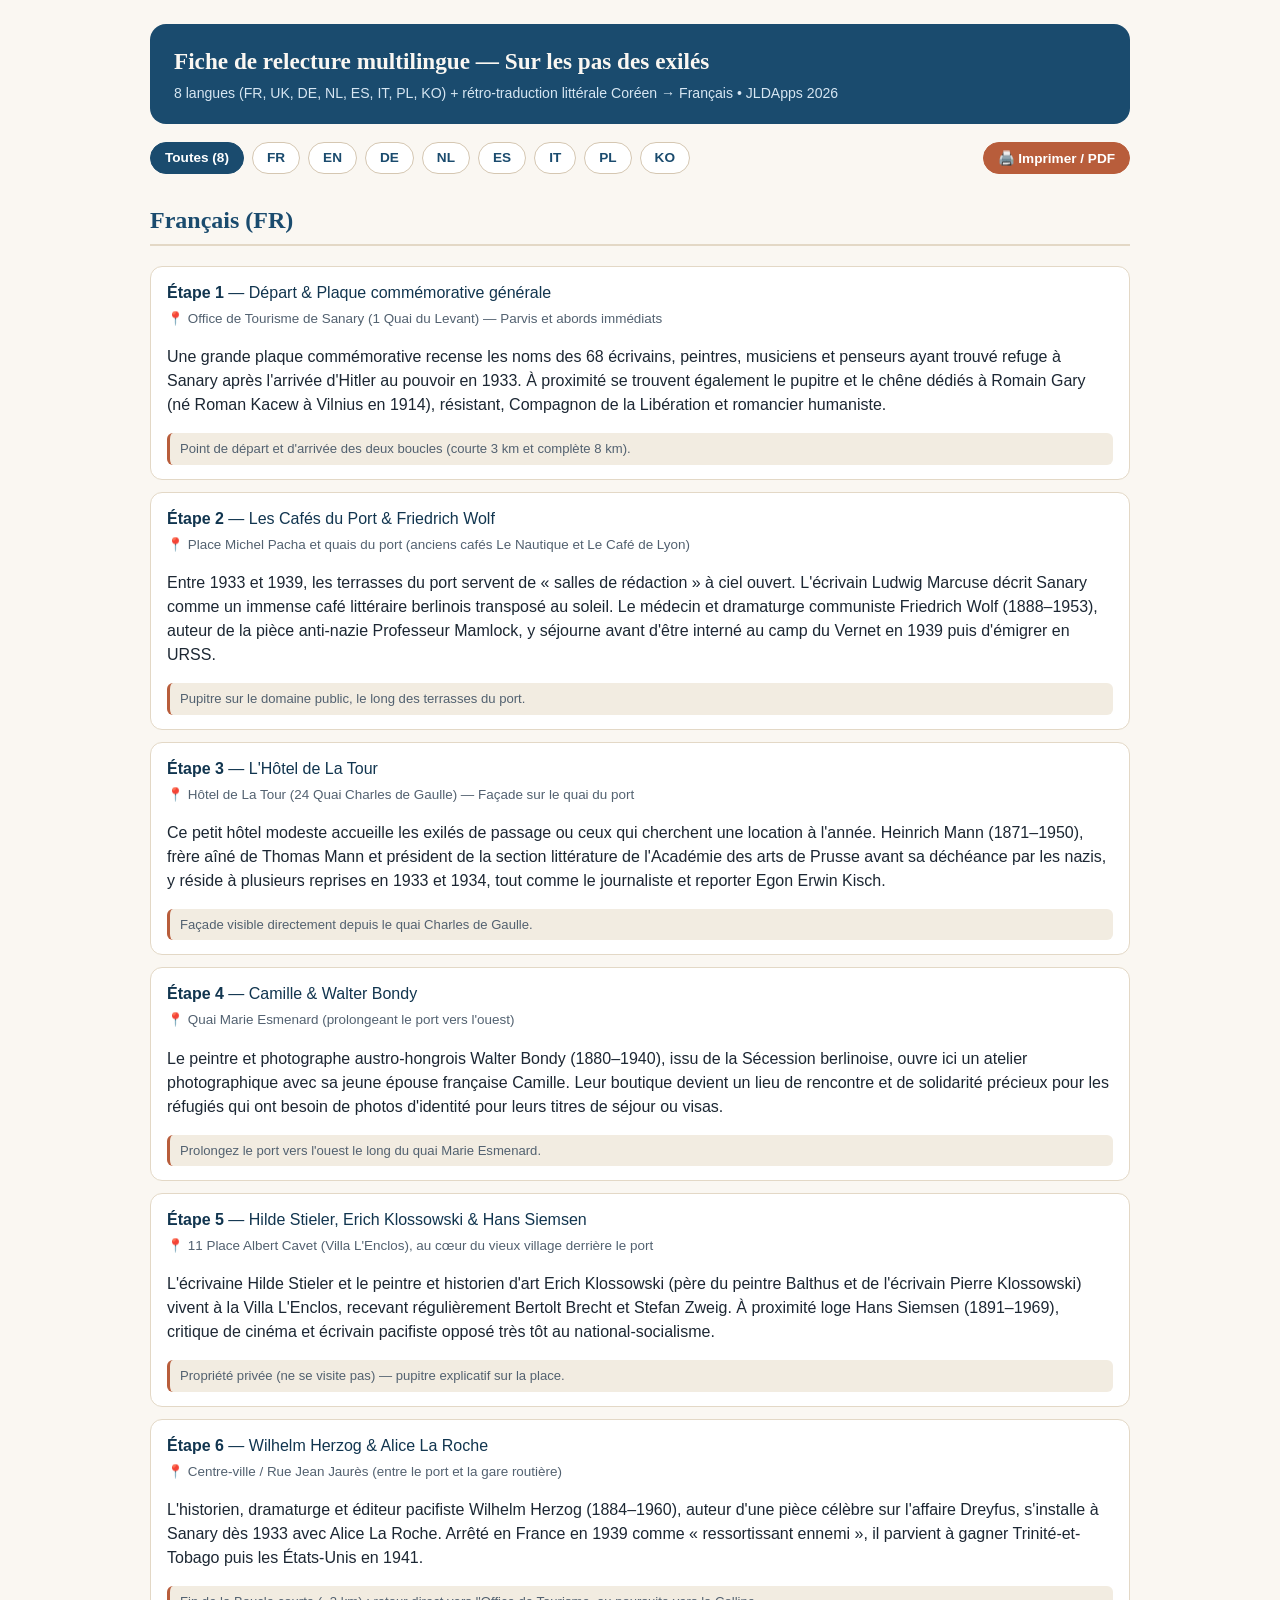
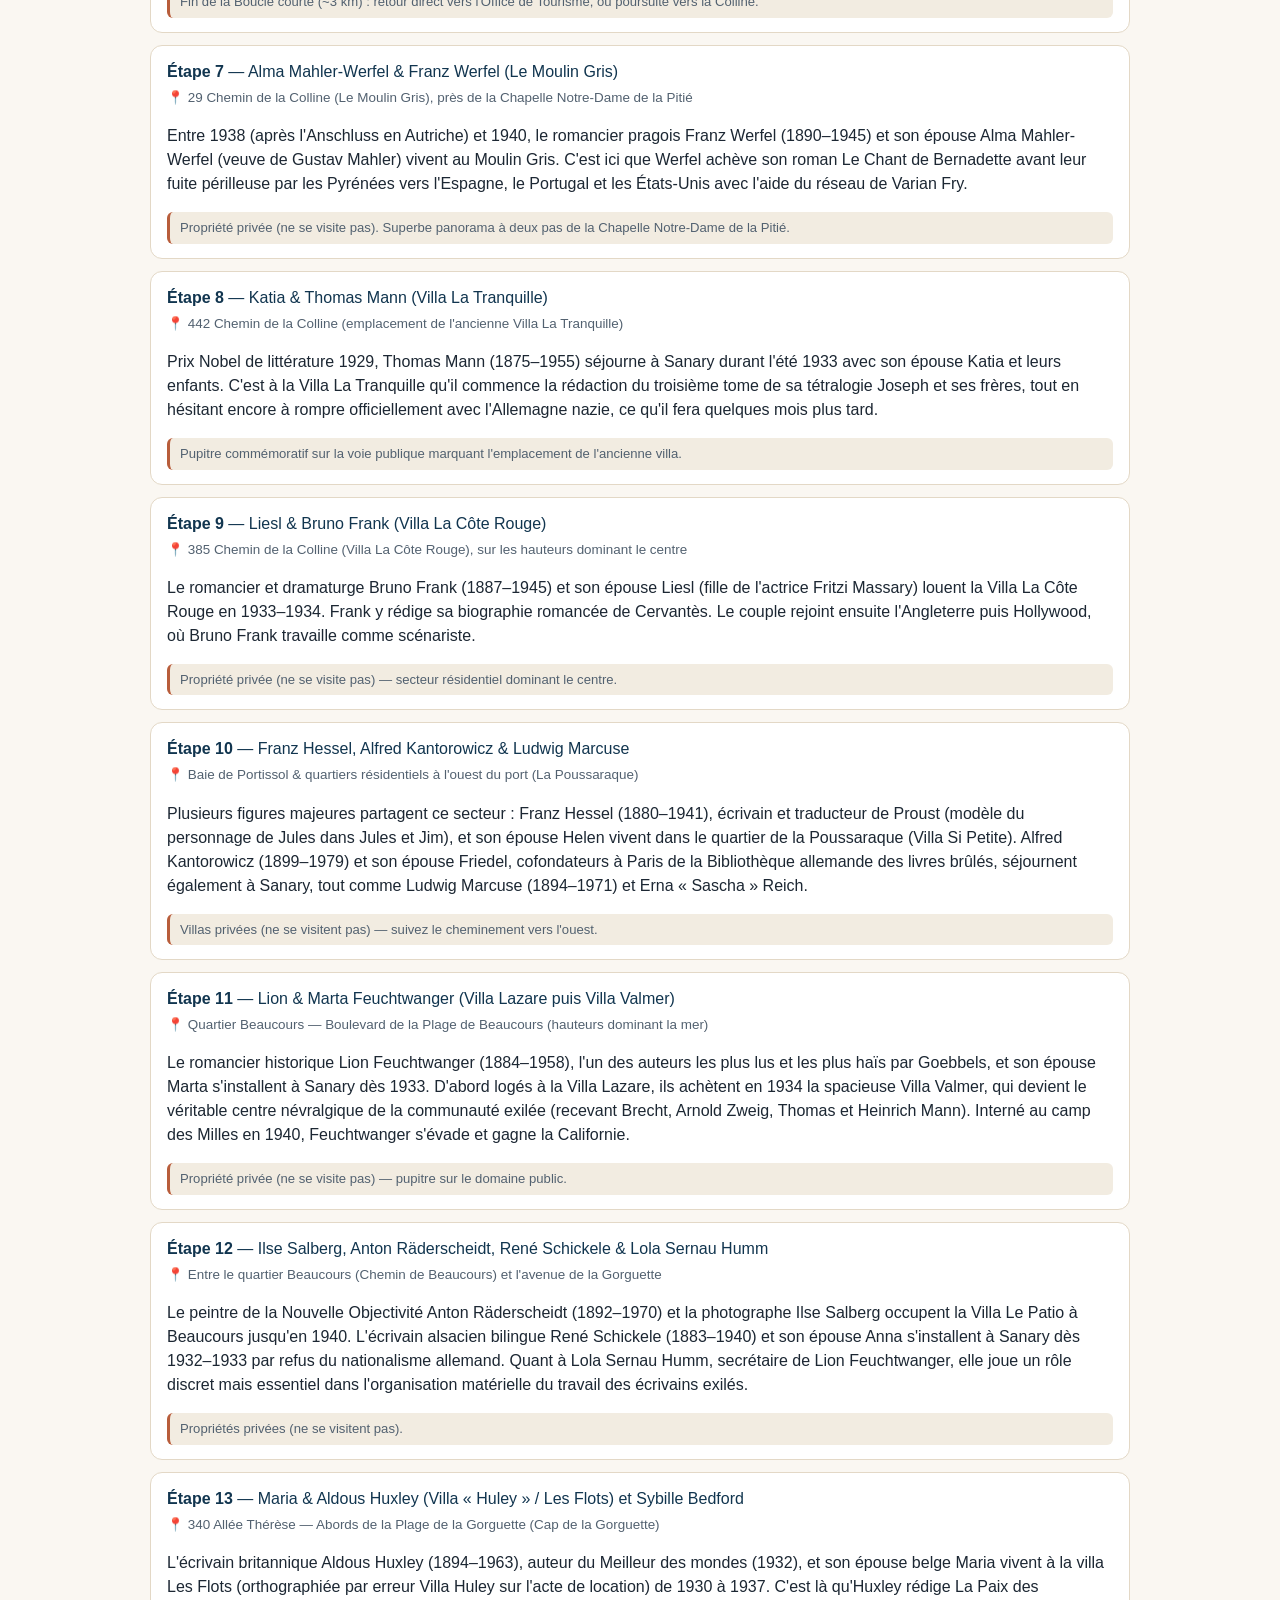
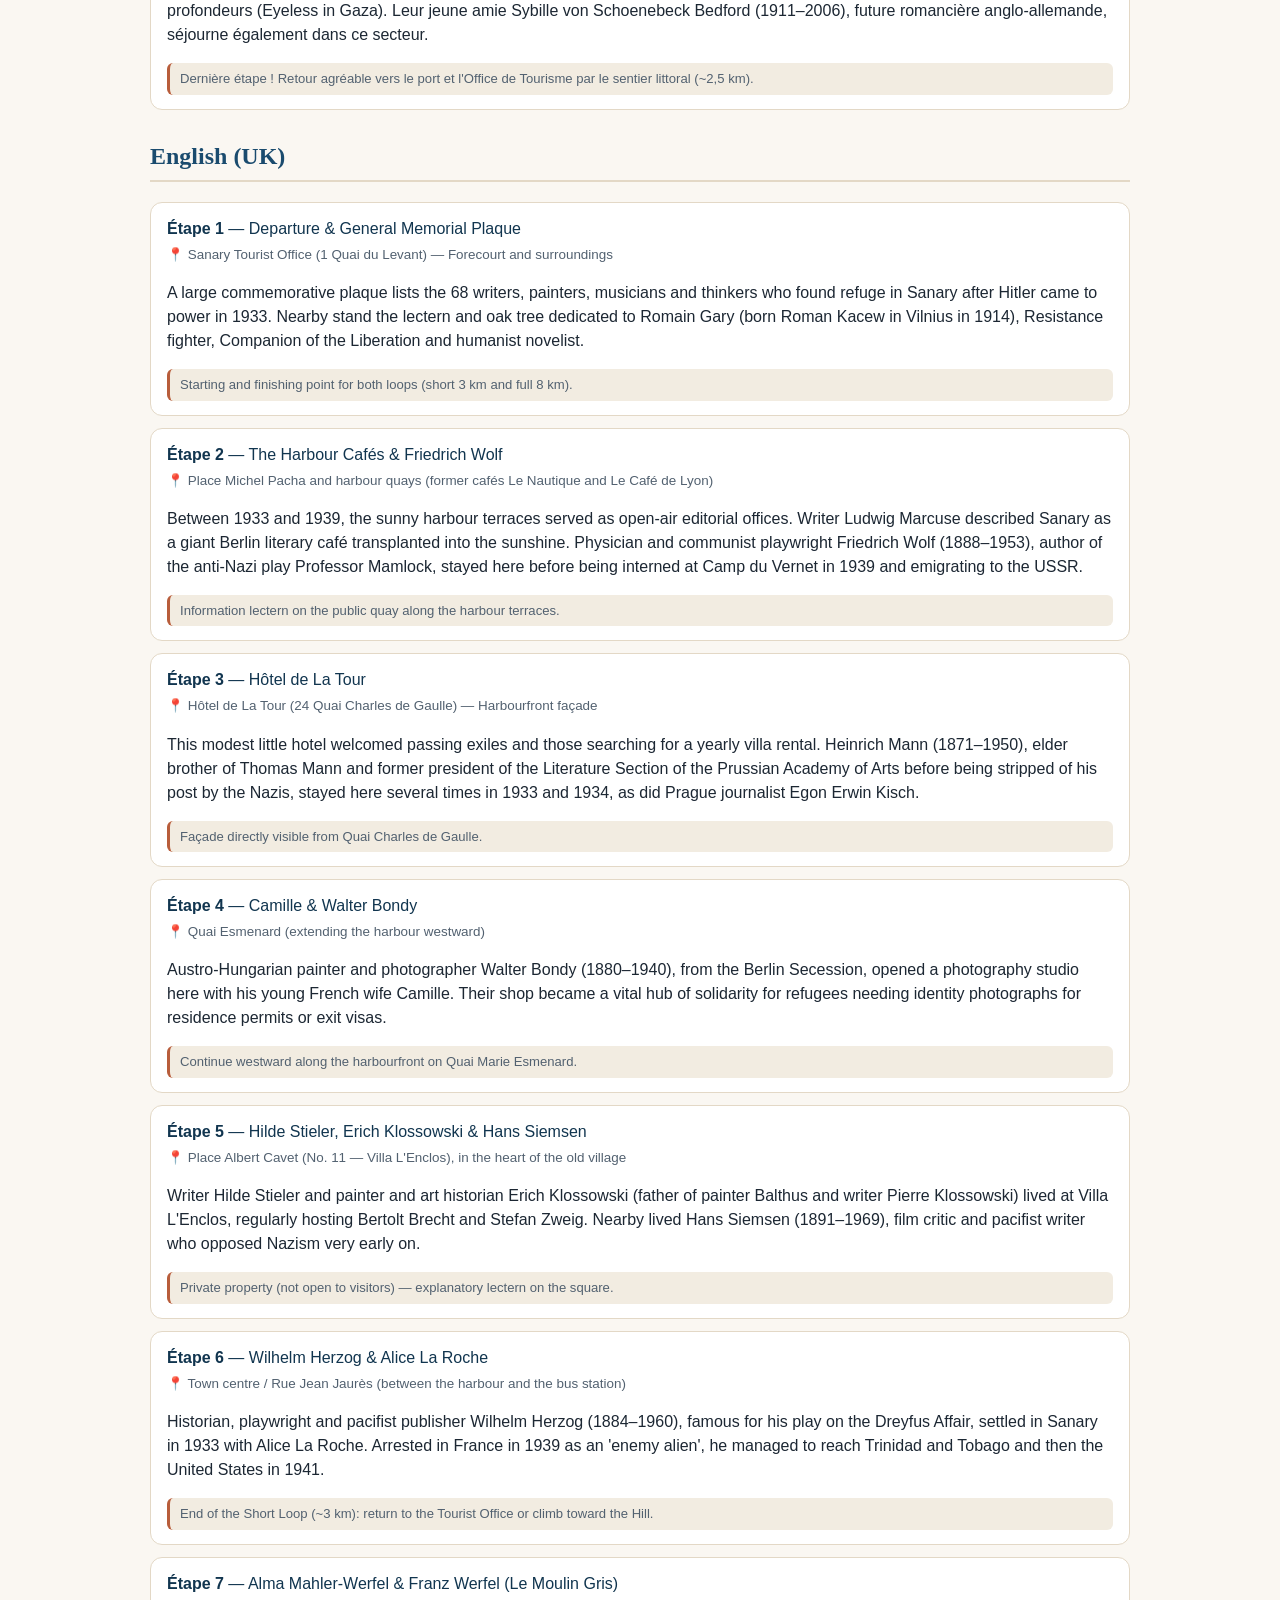
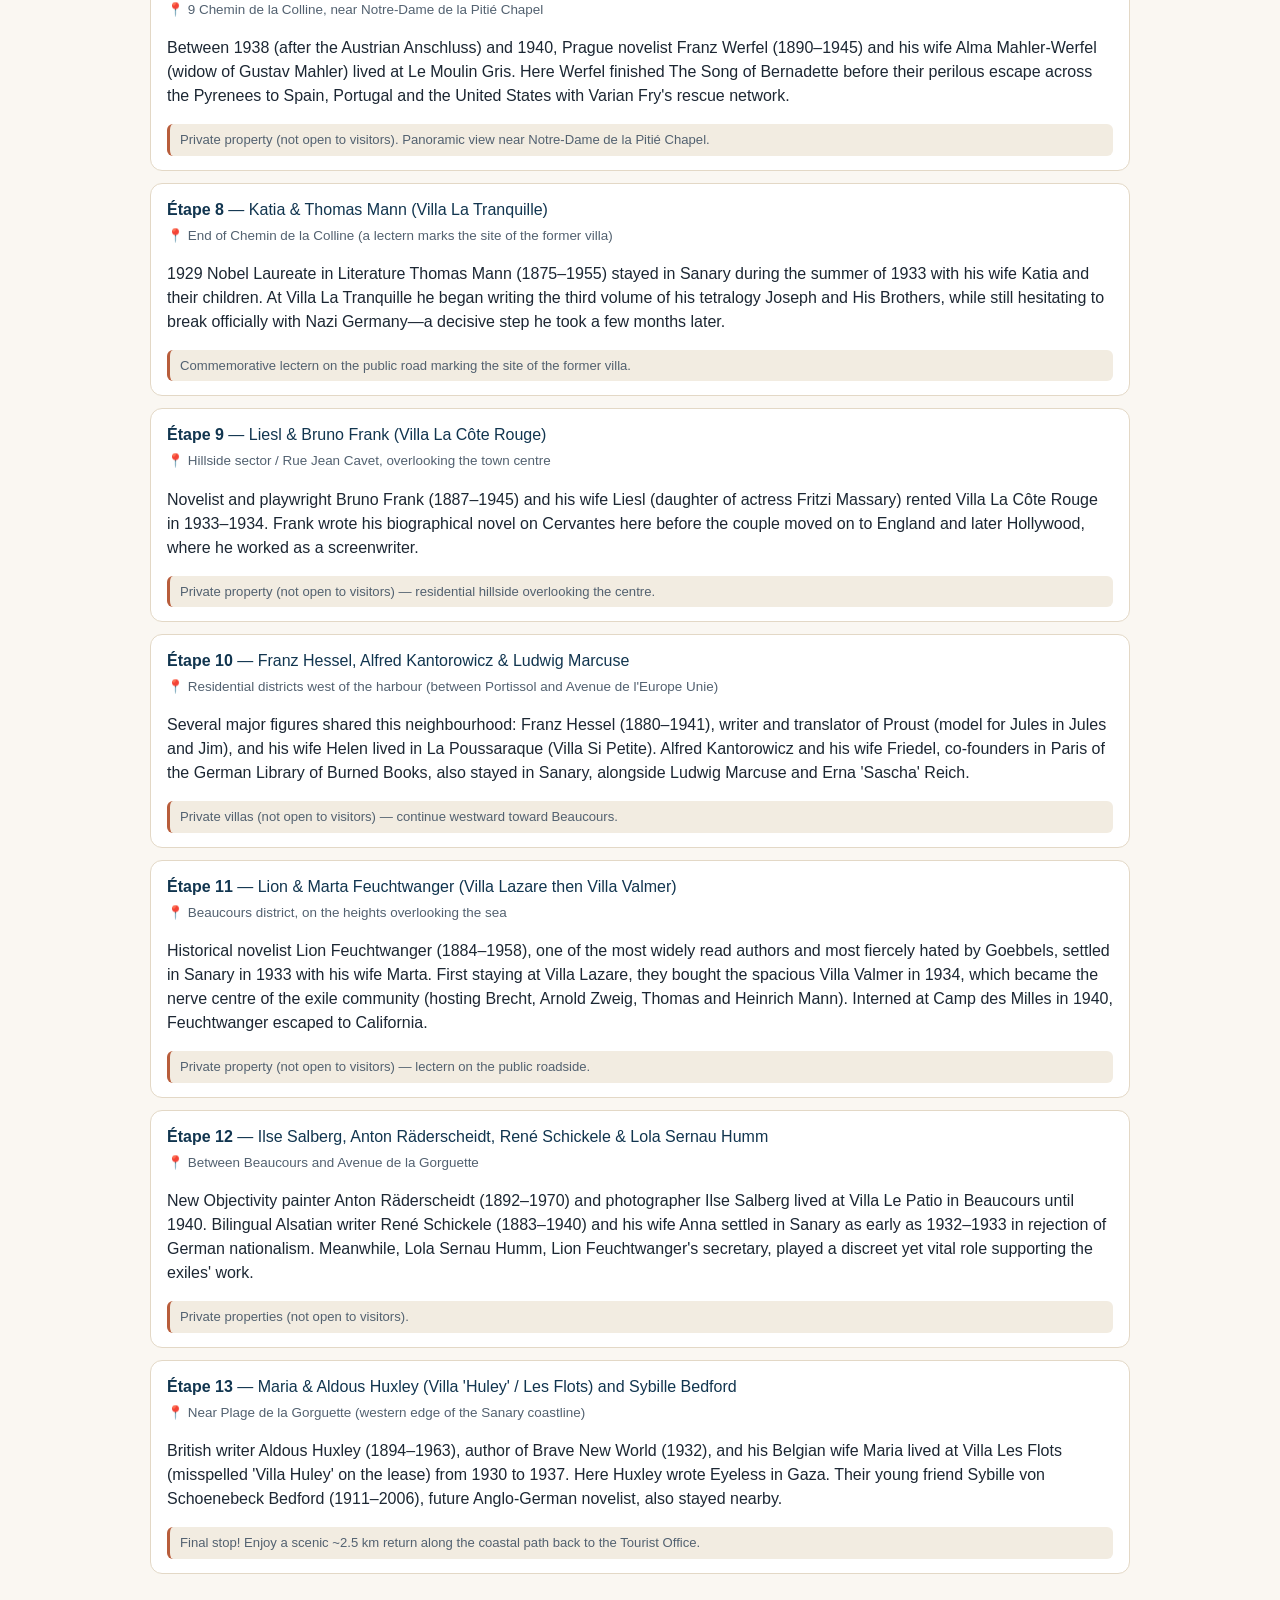
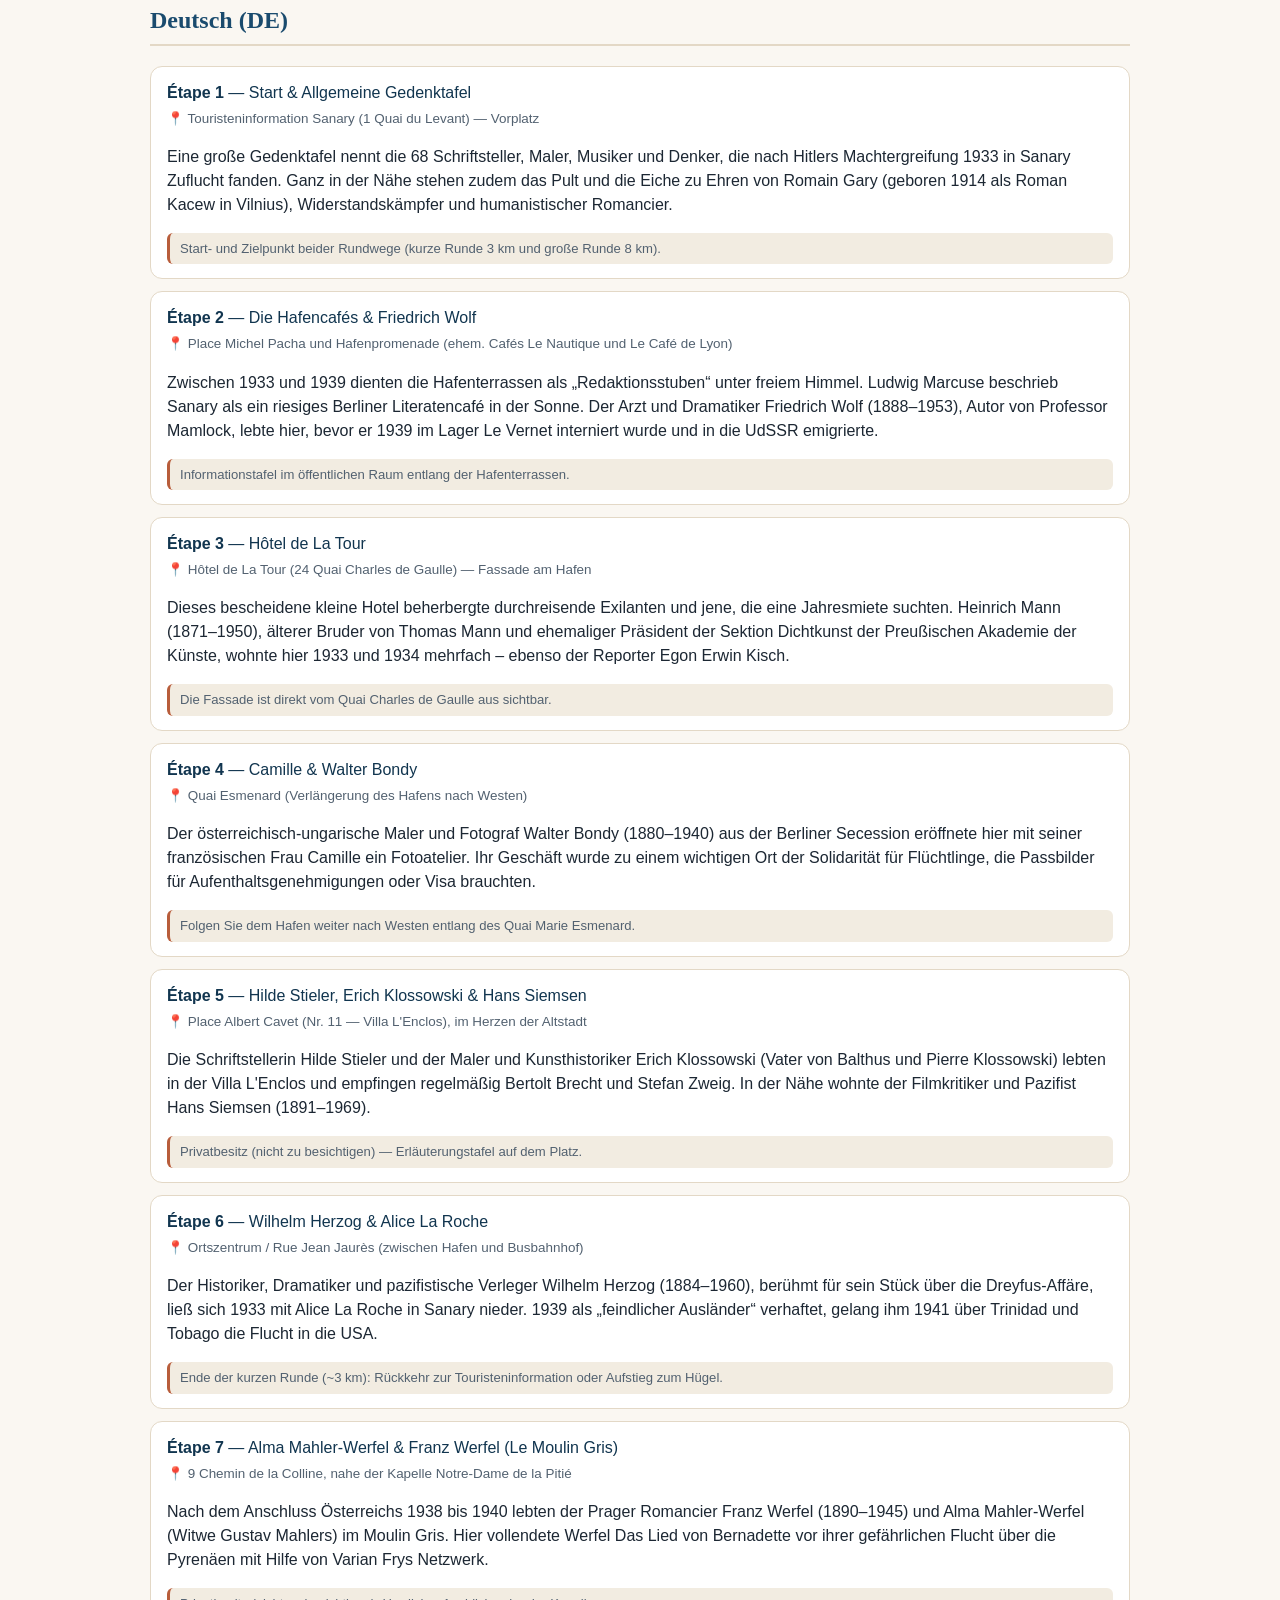
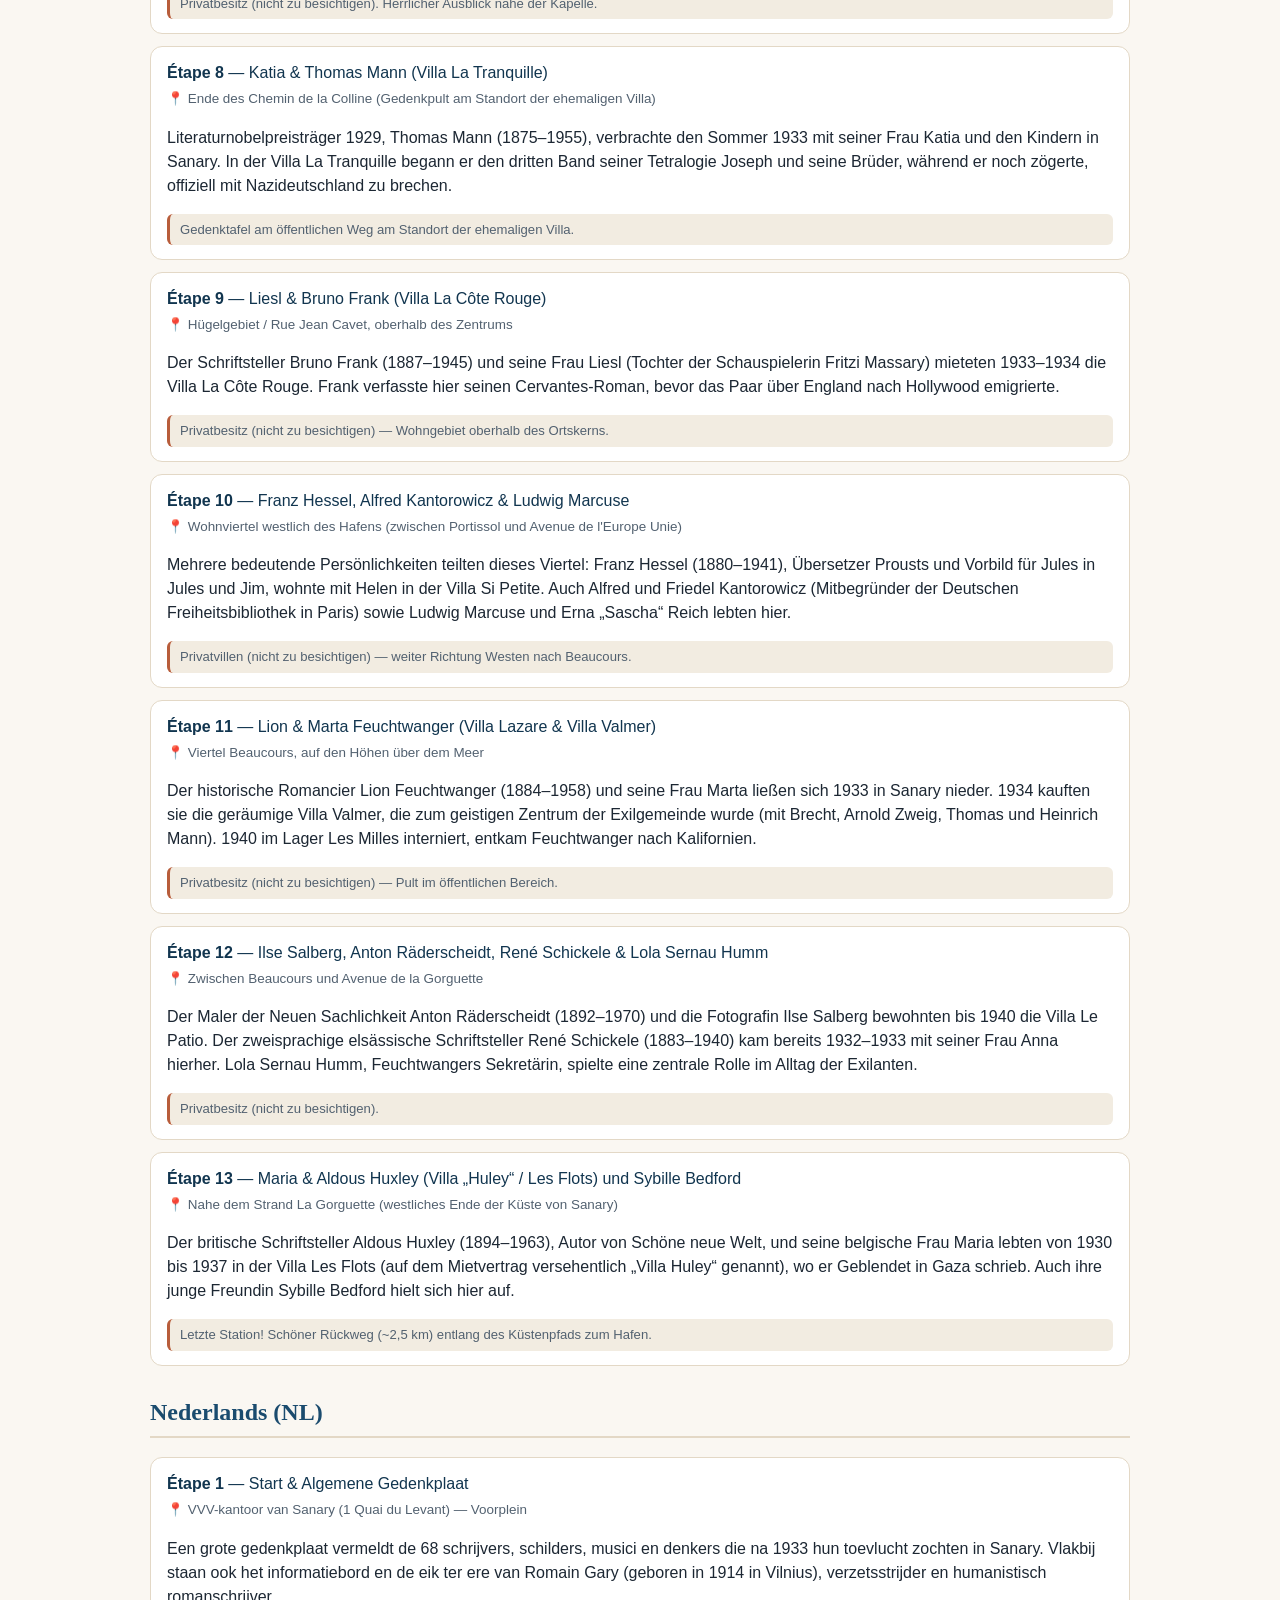
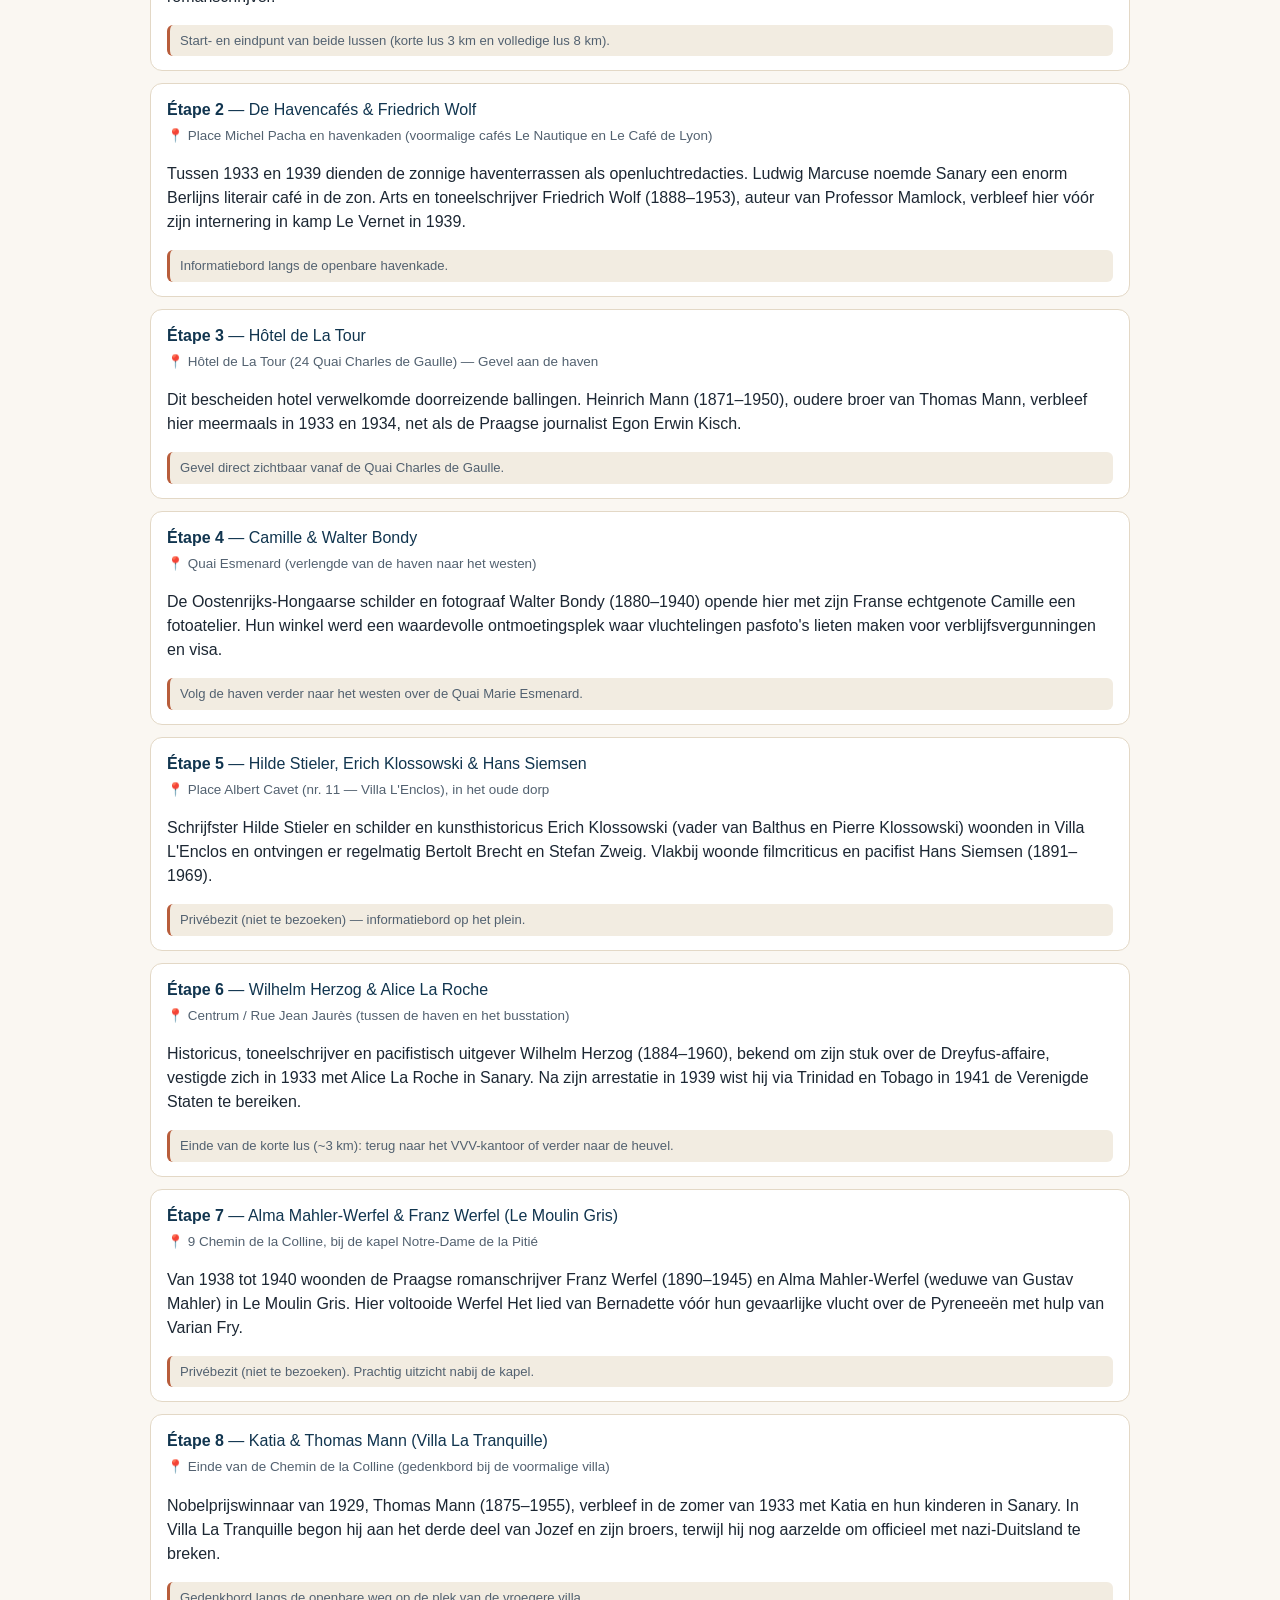
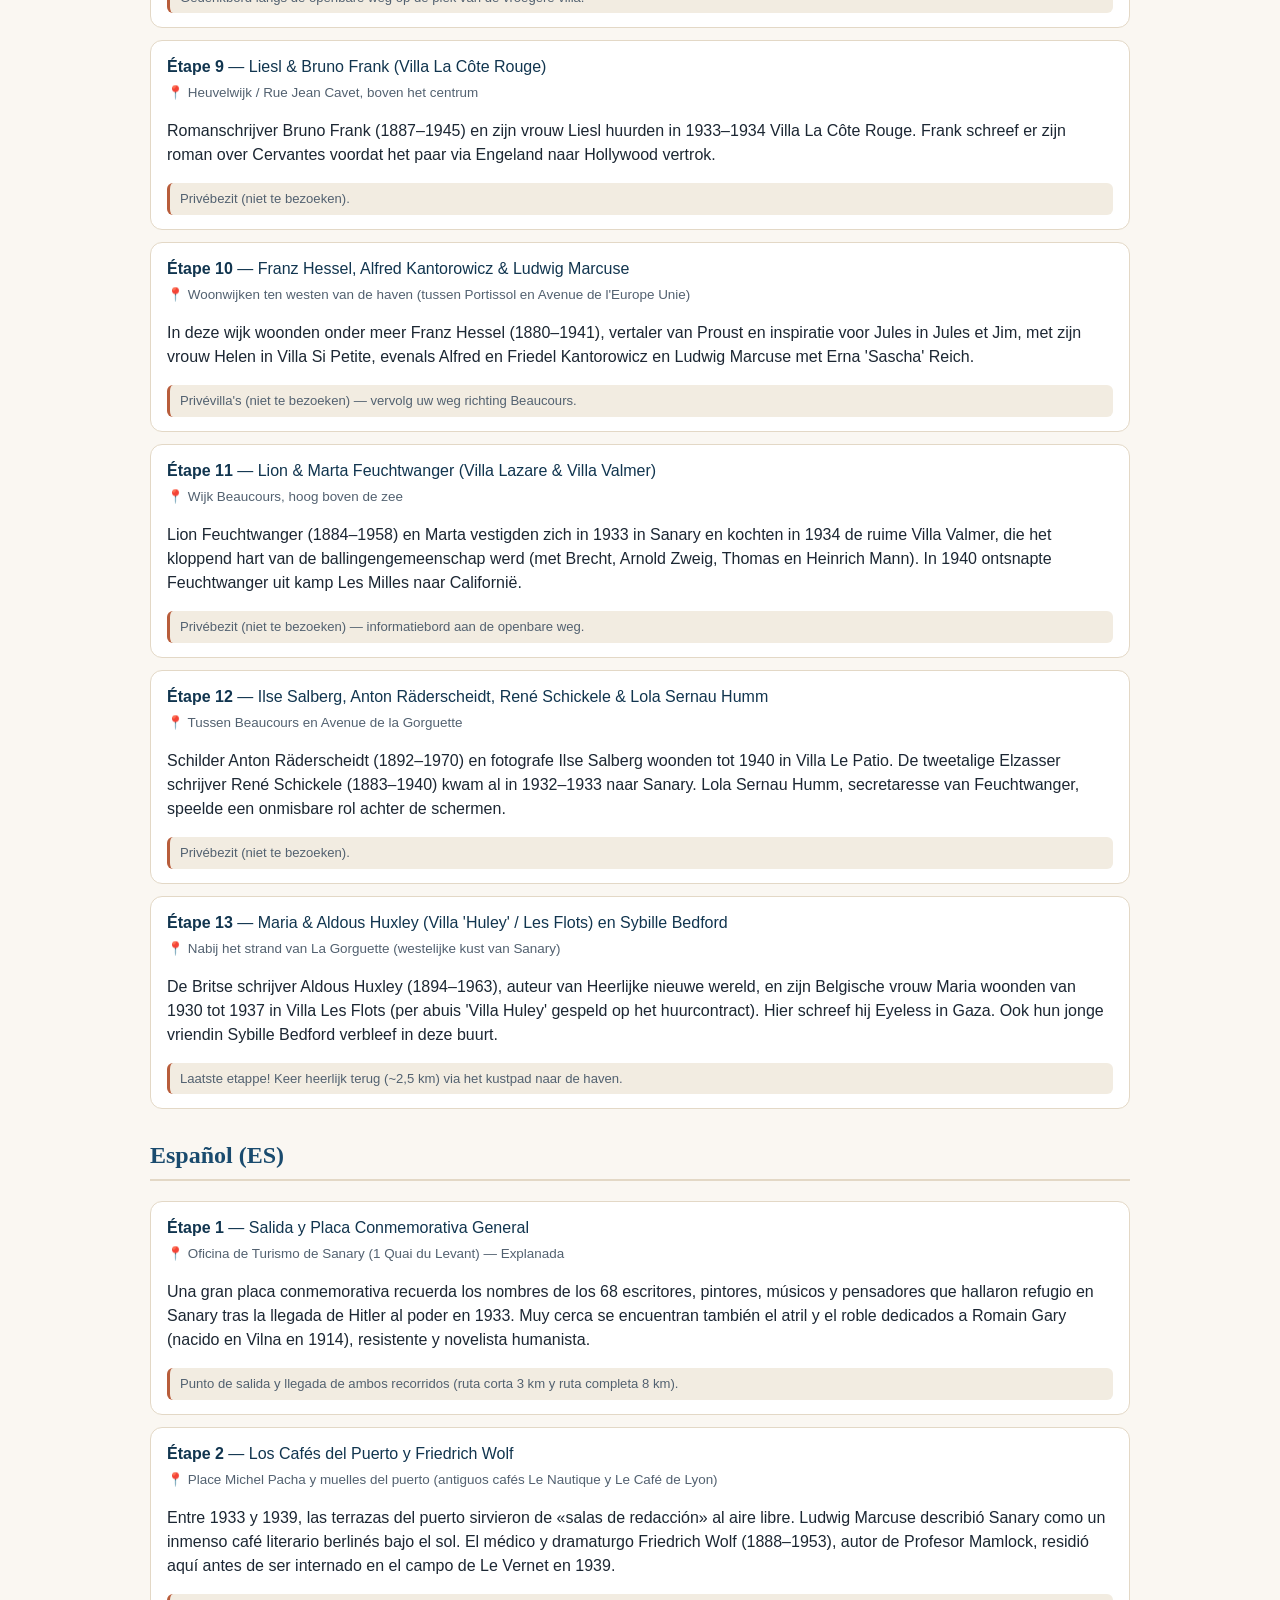
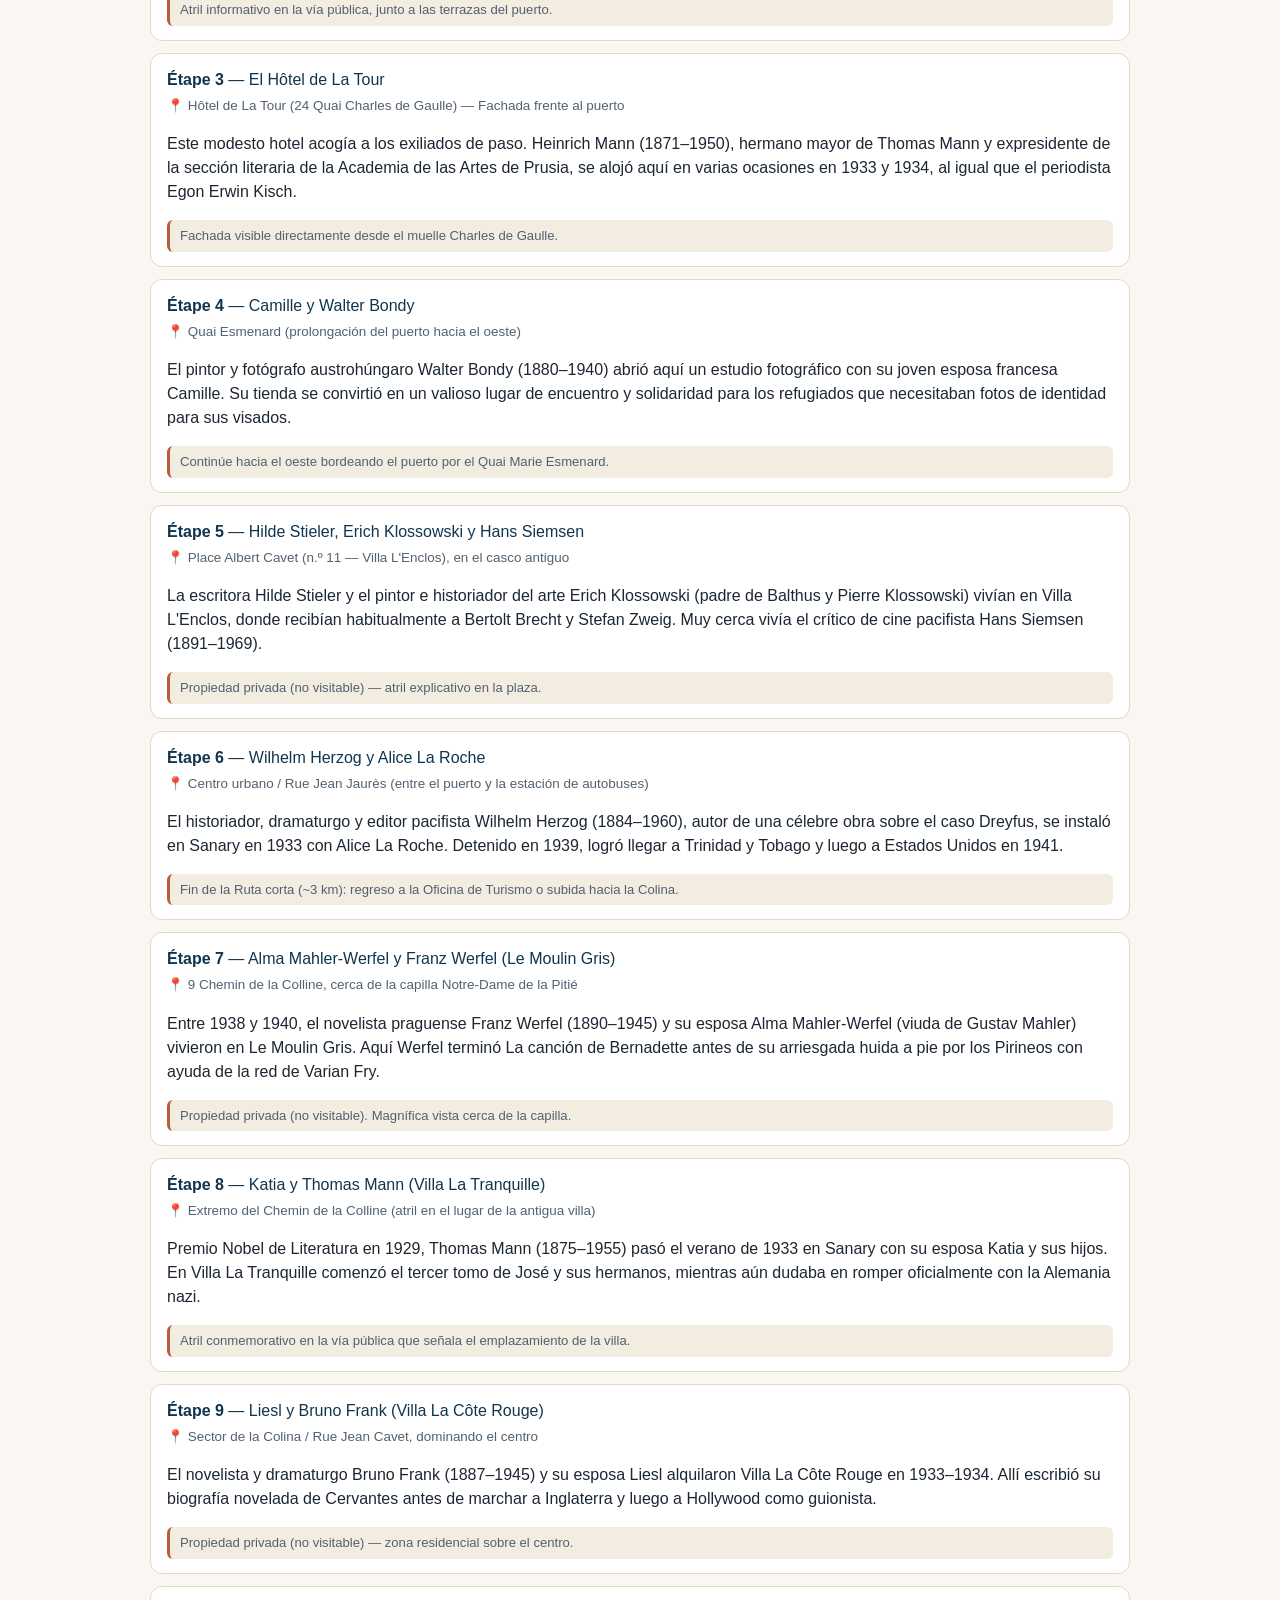
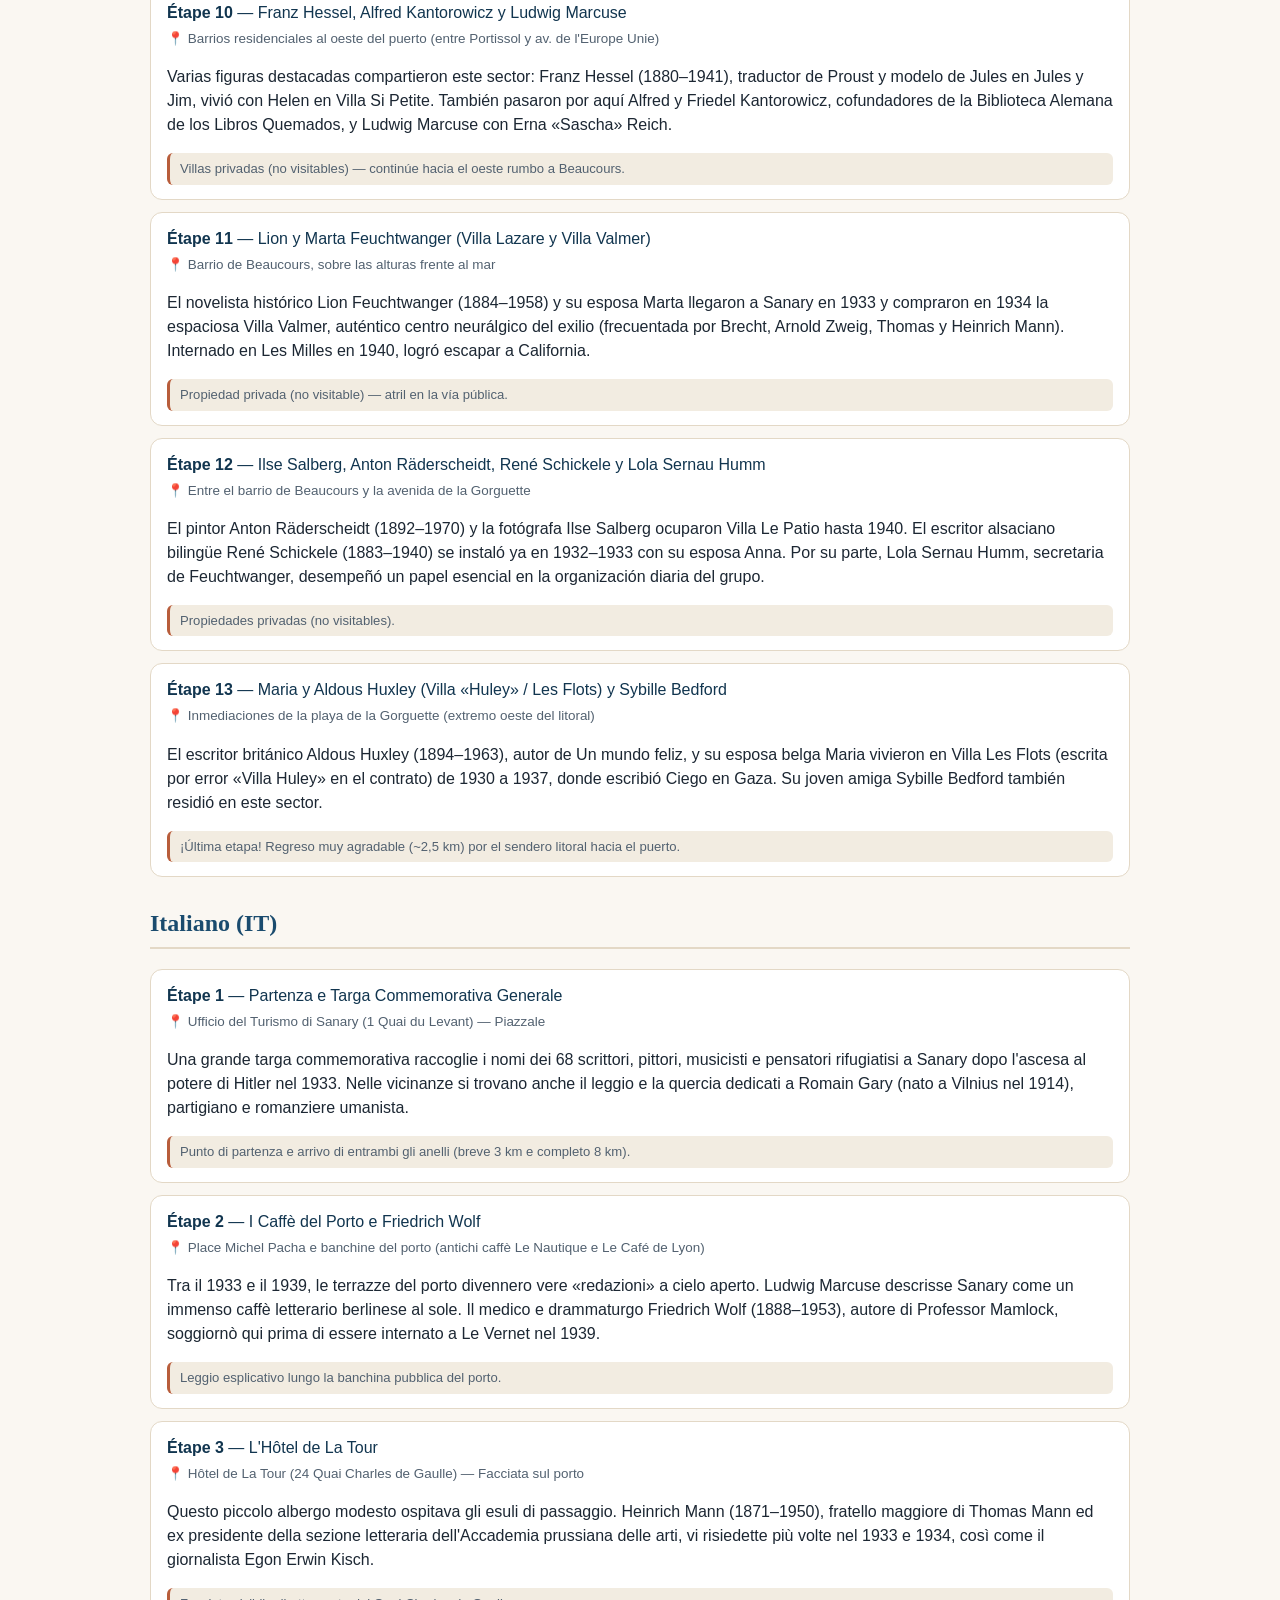
<file: relecture_traductions.html>
<!DOCTYPE html>
<html lang="fr">
<head>
  <meta charset="UTF-8" />
  <meta name="viewport" content="width=device-width, initial-scale=1.0" />
  <title>Fiche de relecture multilingue — Sur les pas des exilés (Sanary-sur-Mer)</title>
  <style>
    body { font-family: -apple-system, BlinkMacSystemFont, 'Segoe UI', sans-serif; background: #faf7f2; color: #1c2733; margin: 0; padding: 24px; line-height: 1.5; }
    .wrap { max-width: 980px; margin: 0 auto; }
    header { background: #1a4b6e; color: #faf7f2; padding: 20px 24px; border-radius: 16px; display: flex; flex-wrap: wrap; justify-content: space-between; align-items: center; gap: 12px; }
    header h1 { margin: 0; font-family: Georgia, serif; font-size: 1.45rem; }
    header p { margin: 4px 0 0; font-size: 0.88rem; color: #d6e6f2; }
    .toolbar { display: flex; flex-wrap: wrap; gap: 8px; margin: 18px 0; }
    .filter-btn, .print-btn { border: 1.5px solid #d5c7b2; background: #fff; color: #1a4b6e; border-radius: 999px; padding: 7px 14px; font-weight: 700; font-size: 0.85rem; cursor: pointer; }
    .filter-btn.active { background: #1a4b6e; color: #fff; border-color: #1a4b6e; }
    .print-btn { background: #b85d3b; color: #fff; border-color: #b85d3b; margin-left: auto; }
    h2 { font-family: Georgia, serif; color: #1a4b6e; border-bottom: 2px solid #e3d8c6; padding-bottom: 6px; margin-top: 28px; }
    .card { background: #fff; border: 1px solid #e3d8c6; border-radius: 12px; padding: 14px 16px; margin-bottom: 12px; page-break-inside: avoid; }
    .card-head { font-size: 1rem; color: #11354f; margin-bottom: 4px; }
    .card-loc { font-size: 0.84rem; color: #526170; margin-bottom: 8px; }
    .note { font-size: 0.82rem; color: #526170; background: #f2ece1; border-left: 3px solid #b85d3b; padding: 6px 10px; border-radius: 6px; margin: 8px 0 0; }
    .back-tr { font-size: 0.84rem; color: #11354f; background: #e7f0f6; border-left: 3px solid #1a4b6e; padding: 8px 10px; border-radius: 6px; margin-top: 10px; }
    .hidden { display: none; }
    @media print { .toolbar { display: none; } body { background: #fff; padding: 0; } }
  </style>
</head>
<body>
  <div class="wrap">
    <header>
      <div>
        <h1>Fiche de relecture multilingue — Sur les pas des exilés</h1>
        <p>8 langues (FR, UK, DE, NL, ES, IT, PL, KO) + rétro-traduction littérale Coréen → Français • JLDApps 2026</p>
      </div>
    </header>
    <div class="toolbar">
      <button class="filter-btn active" onclick="filterLang('all', this)">Toutes (8)</button>
      <button class="filter-btn" onclick="filterLang('fr', this)">FR</button><button class="filter-btn" onclick="filterLang('en', this)">EN</button><button class="filter-btn" onclick="filterLang('de', this)">DE</button><button class="filter-btn" onclick="filterLang('nl', this)">NL</button><button class="filter-btn" onclick="filterLang('es', this)">ES</button><button class="filter-btn" onclick="filterLang('it', this)">IT</button><button class="filter-btn" onclick="filterLang('pl', this)">PL</button><button class="filter-btn" onclick="filterLang('ko', this)">KO</button>
      <button class="print-btn" onclick="window.print()">🖨️ Imprimer / PDF</button>
    </div>
    
    <section class="lang-block" data-lang="fr">
      <h2>Français (FR)</h2>
      
        <article class="card">
          <div class="card-head"><strong>Étape 1</strong> — Départ &amp; Plaque commémorative générale</div>
          <div class="card-loc">📍 Office de Tourisme de Sanary (1 Quai du Levant) — Parvis et abords immédiats</div>
          <p>Une grande plaque commémorative recense les noms des 68 écrivains, peintres, musiciens et penseurs ayant trouvé refuge à Sanary après l&#x27;arrivée d&#x27;Hitler au pouvoir en 1933. À proximité se trouvent également le pupitre et le chêne dédiés à Romain Gary (né Roman Kacew à Vilnius en 1914), résistant, Compagnon de la Libération et romancier humaniste.</p>
          <p class="note">Point de départ et d&#x27;arrivée des deux boucles (courte 3 km et complète 8 km).</p>
          
        </article>
        
        <article class="card">
          <div class="card-head"><strong>Étape 2</strong> — Les Cafés du Port &amp; Friedrich Wolf</div>
          <div class="card-loc">📍 Place Michel Pacha et quais du port (anciens cafés Le Nautique et Le Café de Lyon)</div>
          <p>Entre 1933 et 1939, les terrasses du port servent de « salles de rédaction » à ciel ouvert. L&#x27;écrivain Ludwig Marcuse décrit Sanary comme un immense café littéraire berlinois transposé au soleil. Le médecin et dramaturge communiste Friedrich Wolf (1888–1953), auteur de la pièce anti-nazie Professeur Mamlock, y séjourne avant d&#x27;être interné au camp du Vernet en 1939 puis d&#x27;émigrer en URSS.</p>
          <p class="note">Pupitre sur le domaine public, le long des terrasses du port.</p>
          
        </article>
        
        <article class="card">
          <div class="card-head"><strong>Étape 3</strong> — L&#x27;Hôtel de La Tour</div>
          <div class="card-loc">📍 Hôtel de La Tour (24 Quai Charles de Gaulle) — Façade sur le quai du port</div>
          <p>Ce petit hôtel modeste accueille les exilés de passage ou ceux qui cherchent une location à l&#x27;année. Heinrich Mann (1871–1950), frère aîné de Thomas Mann et président de la section littérature de l&#x27;Académie des arts de Prusse avant sa déchéance par les nazis, y réside à plusieurs reprises en 1933 et 1934, tout comme le journaliste et reporter Egon Erwin Kisch.</p>
          <p class="note">Façade visible directement depuis le quai Charles de Gaulle.</p>
          
        </article>
        
        <article class="card">
          <div class="card-head"><strong>Étape 4</strong> — Camille &amp; Walter Bondy</div>
          <div class="card-loc">📍 Quai Marie Esmenard (prolongeant le port vers l&#x27;ouest)</div>
          <p>Le peintre et photographe austro-hongrois Walter Bondy (1880–1940), issu de la Sécession berlinoise, ouvre ici un atelier photographique avec sa jeune épouse française Camille. Leur boutique devient un lieu de rencontre et de solidarité précieux pour les réfugiés qui ont besoin de photos d&#x27;identité pour leurs titres de séjour ou visas.</p>
          <p class="note">Prolongez le port vers l&#x27;ouest le long du quai Marie Esmenard.</p>
          
        </article>
        
        <article class="card">
          <div class="card-head"><strong>Étape 5</strong> — Hilde Stieler, Erich Klossowski &amp; Hans Siemsen</div>
          <div class="card-loc">📍 11 Place Albert Cavet (Villa L&#x27;Enclos), au cœur du vieux village derrière le port</div>
          <p>L&#x27;écrivaine Hilde Stieler et le peintre et historien d&#x27;art Erich Klossowski (père du peintre Balthus et de l&#x27;écrivain Pierre Klossowski) vivent à la Villa L&#x27;Enclos, recevant régulièrement Bertolt Brecht et Stefan Zweig. À proximité loge Hans Siemsen (1891–1969), critique de cinéma et écrivain pacifiste opposé très tôt au national-socialisme.</p>
          <p class="note">Propriété privée (ne se visite pas) — pupitre explicatif sur la place.</p>
          
        </article>
        
        <article class="card">
          <div class="card-head"><strong>Étape 6</strong> — Wilhelm Herzog &amp; Alice La Roche</div>
          <div class="card-loc">📍 Centre-ville / Rue Jean Jaurès (entre le port et la gare routière)</div>
          <p>L&#x27;historien, dramaturge et éditeur pacifiste Wilhelm Herzog (1884–1960), auteur d&#x27;une pièce célèbre sur l&#x27;affaire Dreyfus, s&#x27;installe à Sanary dès 1933 avec Alice La Roche. Arrêté en France en 1939 comme « ressortissant ennemi », il parvient à gagner Trinité-et-Tobago puis les États-Unis en 1941.</p>
          <p class="note">Fin de la Boucle courte (~3 km) : retour direct vers l&#x27;Office de Tourisme, ou poursuite vers la Colline.</p>
          
        </article>
        
        <article class="card">
          <div class="card-head"><strong>Étape 7</strong> — Alma Mahler-Werfel &amp; Franz Werfel (Le Moulin Gris)</div>
          <div class="card-loc">📍 29 Chemin de la Colline (Le Moulin Gris), près de la Chapelle Notre-Dame de la Pitié</div>
          <p>Entre 1938 (après l&#x27;Anschluss en Autriche) et 1940, le romancier pragois Franz Werfel (1890–1945) et son épouse Alma Mahler-Werfel (veuve de Gustav Mahler) vivent au Moulin Gris. C&#x27;est ici que Werfel achève son roman Le Chant de Bernadette avant leur fuite périlleuse par les Pyrénées vers l&#x27;Espagne, le Portugal et les États-Unis avec l&#x27;aide du réseau de Varian Fry.</p>
          <p class="note">Propriété privée (ne se visite pas). Superbe panorama à deux pas de la Chapelle Notre-Dame de la Pitié.</p>
          
        </article>
        
        <article class="card">
          <div class="card-head"><strong>Étape 8</strong> — Katia &amp; Thomas Mann (Villa La Tranquille)</div>
          <div class="card-loc">📍 442 Chemin de la Colline (emplacement de l&#x27;ancienne Villa La Tranquille)</div>
          <p>Prix Nobel de littérature 1929, Thomas Mann (1875–1955) séjourne à Sanary durant l&#x27;été 1933 avec son épouse Katia et leurs enfants. C&#x27;est à la Villa La Tranquille qu&#x27;il commence la rédaction du troisième tome de sa tétralogie Joseph et ses frères, tout en hésitant encore à rompre officiellement avec l&#x27;Allemagne nazie, ce qu&#x27;il fera quelques mois plus tard.</p>
          <p class="note">Pupitre commémoratif sur la voie publique marquant l&#x27;emplacement de l&#x27;ancienne villa.</p>
          
        </article>
        
        <article class="card">
          <div class="card-head"><strong>Étape 9</strong> — Liesl &amp; Bruno Frank (Villa La Côte Rouge)</div>
          <div class="card-loc">📍 385 Chemin de la Colline (Villa La Côte Rouge), sur les hauteurs dominant le centre</div>
          <p>Le romancier et dramaturge Bruno Frank (1887–1945) et son épouse Liesl (fille de l&#x27;actrice Fritzi Massary) louent la Villa La Côte Rouge en 1933–1934. Frank y rédige sa biographie romancée de Cervantès. Le couple rejoint ensuite l&#x27;Angleterre puis Hollywood, où Bruno Frank travaille comme scénariste.</p>
          <p class="note">Propriété privée (ne se visite pas) — secteur résidentiel dominant le centre.</p>
          
        </article>
        
        <article class="card">
          <div class="card-head"><strong>Étape 10</strong> — Franz Hessel, Alfred Kantorowicz &amp; Ludwig Marcuse</div>
          <div class="card-loc">📍 Baie de Portissol &amp; quartiers résidentiels à l&#x27;ouest du port (La Poussaraque)</div>
          <p>Plusieurs figures majeures partagent ce secteur : Franz Hessel (1880–1941), écrivain et traducteur de Proust (modèle du personnage de Jules dans Jules et Jim), et son épouse Helen vivent dans le quartier de la Poussaraque (Villa Si Petite). Alfred Kantorowicz (1899–1979) et son épouse Friedel, cofondateurs à Paris de la Bibliothèque allemande des livres brûlés, séjournent également à Sanary, tout comme Ludwig Marcuse (1894–1971) et Erna « Sascha » Reich.</p>
          <p class="note">Villas privées (ne se visitent pas) — suivez le cheminement vers l&#x27;ouest.</p>
          
        </article>
        
        <article class="card">
          <div class="card-head"><strong>Étape 11</strong> — Lion &amp; Marta Feuchtwanger (Villa Lazare puis Villa Valmer)</div>
          <div class="card-loc">📍 Quartier Beaucours — Boulevard de la Plage de Beaucours (hauteurs dominant la mer)</div>
          <p>Le romancier historique Lion Feuchtwanger (1884–1958), l&#x27;un des auteurs les plus lus et les plus haïs par Goebbels, et son épouse Marta s&#x27;installent à Sanary dès 1933. D&#x27;abord logés à la Villa Lazare, ils achètent en 1934 la spacieuse Villa Valmer, qui devient le véritable centre névralgique de la communauté exilée (recevant Brecht, Arnold Zweig, Thomas et Heinrich Mann). Interné au camp des Milles en 1940, Feuchtwanger s&#x27;évade et gagne la Californie.</p>
          <p class="note">Propriété privée (ne se visite pas) — pupitre sur le domaine public.</p>
          
        </article>
        
        <article class="card">
          <div class="card-head"><strong>Étape 12</strong> — Ilse Salberg, Anton Räderscheidt, René Schickele &amp; Lola Sernau Humm</div>
          <div class="card-loc">📍 Entre le quartier Beaucours (Chemin de Beaucours) et l&#x27;avenue de la Gorguette</div>
          <p>Le peintre de la Nouvelle Objectivité Anton Räderscheidt (1892–1970) et la photographe Ilse Salberg occupent la Villa Le Patio à Beaucours jusqu&#x27;en 1940. L&#x27;écrivain alsacien bilingue René Schickele (1883–1940) et son épouse Anna s&#x27;installent à Sanary dès 1932–1933 par refus du nationalisme allemand. Quant à Lola Sernau Humm, secrétaire de Lion Feuchtwanger, elle joue un rôle discret mais essentiel dans l&#x27;organisation matérielle du travail des écrivains exilés.</p>
          <p class="note">Propriétés privées (ne se visitent pas).</p>
          
        </article>
        
        <article class="card">
          <div class="card-head"><strong>Étape 13</strong> — Maria &amp; Aldous Huxley (Villa « Huley » / Les Flots) et Sybille Bedford</div>
          <div class="card-loc">📍 340 Allée Thérèse — Abords de la Plage de la Gorguette (Cap de la Gorguette)</div>
          <p>L&#x27;écrivain britannique Aldous Huxley (1894–1963), auteur du Meilleur des mondes (1932), et son épouse belge Maria vivent à la villa Les Flots (orthographiée par erreur Villa Huley sur l&#x27;acte de location) de 1930 à 1937. C&#x27;est là qu&#x27;Huxley rédige La Paix des profondeurs (Eyeless in Gaza). Leur jeune amie Sybille von Schoenebeck Bedford (1911–2006), future romancière anglo-allemande, séjourne également dans ce secteur.</p>
          <p class="note">Dernière étape ! Retour agréable vers le port et l&#x27;Office de Tourisme par le sentier littoral (~2,5 km).</p>
          
        </article>
        
    </section>
    
    <section class="lang-block" data-lang="en">
      <h2>English (UK)</h2>
      
        <article class="card">
          <div class="card-head"><strong>Étape 1</strong> — Departure &amp; General Memorial Plaque</div>
          <div class="card-loc">📍 Sanary Tourist Office (1 Quai du Levant) — Forecourt and surroundings</div>
          <p>A large commemorative plaque lists the 68 writers, painters, musicians and thinkers who found refuge in Sanary after Hitler came to power in 1933. Nearby stand the lectern and oak tree dedicated to Romain Gary (born Roman Kacew in Vilnius in 1914), Resistance fighter, Companion of the Liberation and humanist novelist.</p>
          <p class="note">Starting and finishing point for both loops (short 3 km and full 8 km).</p>
          
        </article>
        
        <article class="card">
          <div class="card-head"><strong>Étape 2</strong> — The Harbour Cafés &amp; Friedrich Wolf</div>
          <div class="card-loc">📍 Place Michel Pacha and harbour quays (former cafés Le Nautique and Le Café de Lyon)</div>
          <p>Between 1933 and 1939, the sunny harbour terraces served as open-air editorial offices. Writer Ludwig Marcuse described Sanary as a giant Berlin literary café transplanted into the sunshine. Physician and communist playwright Friedrich Wolf (1888–1953), author of the anti-Nazi play Professor Mamlock, stayed here before being interned at Camp du Vernet in 1939 and emigrating to the USSR.</p>
          <p class="note">Information lectern on the public quay along the harbour terraces.</p>
          
        </article>
        
        <article class="card">
          <div class="card-head"><strong>Étape 3</strong> — Hôtel de La Tour</div>
          <div class="card-loc">📍 Hôtel de La Tour (24 Quai Charles de Gaulle) — Harbourfront façade</div>
          <p>This modest little hotel welcomed passing exiles and those searching for a yearly villa rental. Heinrich Mann (1871–1950), elder brother of Thomas Mann and former president of the Literature Section of the Prussian Academy of Arts before being stripped of his post by the Nazis, stayed here several times in 1933 and 1934, as did Prague journalist Egon Erwin Kisch.</p>
          <p class="note">Façade directly visible from Quai Charles de Gaulle.</p>
          
        </article>
        
        <article class="card">
          <div class="card-head"><strong>Étape 4</strong> — Camille &amp; Walter Bondy</div>
          <div class="card-loc">📍 Quai Esmenard (extending the harbour westward)</div>
          <p>Austro-Hungarian painter and photographer Walter Bondy (1880–1940), from the Berlin Secession, opened a photography studio here with his young French wife Camille. Their shop became a vital hub of solidarity for refugees needing identity photographs for residence permits or exit visas.</p>
          <p class="note">Continue westward along the harbourfront on Quai Marie Esmenard.</p>
          
        </article>
        
        <article class="card">
          <div class="card-head"><strong>Étape 5</strong> — Hilde Stieler, Erich Klossowski &amp; Hans Siemsen</div>
          <div class="card-loc">📍 Place Albert Cavet (No. 11 — Villa L&#x27;Enclos), in the heart of the old village</div>
          <p>Writer Hilde Stieler and painter and art historian Erich Klossowski (father of painter Balthus and writer Pierre Klossowski) lived at Villa L&#x27;Enclos, regularly hosting Bertolt Brecht and Stefan Zweig. Nearby lived Hans Siemsen (1891–1969), film critic and pacifist writer who opposed Nazism very early on.</p>
          <p class="note">Private property (not open to visitors) — explanatory lectern on the square.</p>
          
        </article>
        
        <article class="card">
          <div class="card-head"><strong>Étape 6</strong> — Wilhelm Herzog &amp; Alice La Roche</div>
          <div class="card-loc">📍 Town centre / Rue Jean Jaurès (between the harbour and the bus station)</div>
          <p>Historian, playwright and pacifist publisher Wilhelm Herzog (1884–1960), famous for his play on the Dreyfus Affair, settled in Sanary in 1933 with Alice La Roche. Arrested in France in 1939 as an &#x27;enemy alien&#x27;, he managed to reach Trinidad and Tobago and then the United States in 1941.</p>
          <p class="note">End of the Short Loop (~3 km): return to the Tourist Office or climb toward the Hill.</p>
          
        </article>
        
        <article class="card">
          <div class="card-head"><strong>Étape 7</strong> — Alma Mahler-Werfel &amp; Franz Werfel (Le Moulin Gris)</div>
          <div class="card-loc">📍 9 Chemin de la Colline, near Notre-Dame de la Pitié Chapel</div>
          <p>Between 1938 (after the Austrian Anschluss) and 1940, Prague novelist Franz Werfel (1890–1945) and his wife Alma Mahler-Werfel (widow of Gustav Mahler) lived at Le Moulin Gris. Here Werfel finished The Song of Bernadette before their perilous escape across the Pyrenees to Spain, Portugal and the United States with Varian Fry&#x27;s rescue network.</p>
          <p class="note">Private property (not open to visitors). Panoramic view near Notre-Dame de la Pitié Chapel.</p>
          
        </article>
        
        <article class="card">
          <div class="card-head"><strong>Étape 8</strong> — Katia &amp; Thomas Mann (Villa La Tranquille)</div>
          <div class="card-loc">📍 End of Chemin de la Colline (a lectern marks the site of the former villa)</div>
          <p>1929 Nobel Laureate in Literature Thomas Mann (1875–1955) stayed in Sanary during the summer of 1933 with his wife Katia and their children. At Villa La Tranquille he began writing the third volume of his tetralogy Joseph and His Brothers, while still hesitating to break officially with Nazi Germany—a decisive step he took a few months later.</p>
          <p class="note">Commemorative lectern on the public road marking the site of the former villa.</p>
          
        </article>
        
        <article class="card">
          <div class="card-head"><strong>Étape 9</strong> — Liesl &amp; Bruno Frank (Villa La Côte Rouge)</div>
          <div class="card-loc">📍 Hillside sector / Rue Jean Cavet, overlooking the town centre</div>
          <p>Novelist and playwright Bruno Frank (1887–1945) and his wife Liesl (daughter of actress Fritzi Massary) rented Villa La Côte Rouge in 1933–1934. Frank wrote his biographical novel on Cervantes here before the couple moved on to England and later Hollywood, where he worked as a screenwriter.</p>
          <p class="note">Private property (not open to visitors) — residential hillside overlooking the centre.</p>
          
        </article>
        
        <article class="card">
          <div class="card-head"><strong>Étape 10</strong> — Franz Hessel, Alfred Kantorowicz &amp; Ludwig Marcuse</div>
          <div class="card-loc">📍 Residential districts west of the harbour (between Portissol and Avenue de l&#x27;Europe Unie)</div>
          <p>Several major figures shared this neighbourhood: Franz Hessel (1880–1941), writer and translator of Proust (model for Jules in Jules and Jim), and his wife Helen lived in La Poussaraque (Villa Si Petite). Alfred Kantorowicz and his wife Friedel, co-founders in Paris of the German Library of Burned Books, also stayed in Sanary, alongside Ludwig Marcuse and Erna &#x27;Sascha&#x27; Reich.</p>
          <p class="note">Private villas (not open to visitors) — continue westward toward Beaucours.</p>
          
        </article>
        
        <article class="card">
          <div class="card-head"><strong>Étape 11</strong> — Lion &amp; Marta Feuchtwanger (Villa Lazare then Villa Valmer)</div>
          <div class="card-loc">📍 Beaucours district, on the heights overlooking the sea</div>
          <p>Historical novelist Lion Feuchtwanger (1884–1958), one of the most widely read authors and most fiercely hated by Goebbels, settled in Sanary in 1933 with his wife Marta. First staying at Villa Lazare, they bought the spacious Villa Valmer in 1934, which became the nerve centre of the exile community (hosting Brecht, Arnold Zweig, Thomas and Heinrich Mann). Interned at Camp des Milles in 1940, Feuchtwanger escaped to California.</p>
          <p class="note">Private property (not open to visitors) — lectern on the public roadside.</p>
          
        </article>
        
        <article class="card">
          <div class="card-head"><strong>Étape 12</strong> — Ilse Salberg, Anton Räderscheidt, René Schickele &amp; Lola Sernau Humm</div>
          <div class="card-loc">📍 Between Beaucours and Avenue de la Gorguette</div>
          <p>New Objectivity painter Anton Räderscheidt (1892–1970) and photographer Ilse Salberg lived at Villa Le Patio in Beaucours until 1940. Bilingual Alsatian writer René Schickele (1883–1940) and his wife Anna settled in Sanary as early as 1932–1933 in rejection of German nationalism. Meanwhile, Lola Sernau Humm, Lion Feuchtwanger&#x27;s secretary, played a discreet yet vital role supporting the exiles&#x27; work.</p>
          <p class="note">Private properties (not open to visitors).</p>
          
        </article>
        
        <article class="card">
          <div class="card-head"><strong>Étape 13</strong> — Maria &amp; Aldous Huxley (Villa &#x27;Huley&#x27; / Les Flots) and Sybille Bedford</div>
          <div class="card-loc">📍 Near Plage de la Gorguette (western edge of the Sanary coastline)</div>
          <p>British writer Aldous Huxley (1894–1963), author of Brave New World (1932), and his Belgian wife Maria lived at Villa Les Flots (misspelled &#x27;Villa Huley&#x27; on the lease) from 1930 to 1937. Here Huxley wrote Eyeless in Gaza. Their young friend Sybille von Schoenebeck Bedford (1911–2006), future Anglo-German novelist, also stayed nearby.</p>
          <p class="note">Final stop! Enjoy a scenic ~2.5 km return along the coastal path back to the Tourist Office.</p>
          
        </article>
        
    </section>
    
    <section class="lang-block" data-lang="de">
      <h2>Deutsch (DE)</h2>
      
        <article class="card">
          <div class="card-head"><strong>Étape 1</strong> — Start &amp; Allgemeine Gedenktafel</div>
          <div class="card-loc">📍 Touristeninformation Sanary (1 Quai du Levant) — Vorplatz</div>
          <p>Eine große Gedenktafel nennt die 68 Schriftsteller, Maler, Musiker und Denker, die nach Hitlers Machtergreifung 1933 in Sanary Zuflucht fanden. Ganz in der Nähe stehen zudem das Pult und die Eiche zu Ehren von Romain Gary (geboren 1914 als Roman Kacew in Vilnius), Widerstandskämpfer und humanistischer Romancier.</p>
          <p class="note">Start- und Zielpunkt beider Rundwege (kurze Runde 3 km und große Runde 8 km).</p>
          
        </article>
        
        <article class="card">
          <div class="card-head"><strong>Étape 2</strong> — Die Hafencafés &amp; Friedrich Wolf</div>
          <div class="card-loc">📍 Place Michel Pacha und Hafenpromenade (ehem. Cafés Le Nautique und Le Café de Lyon)</div>
          <p>Zwischen 1933 und 1939 dienten die Hafenterrassen als „Redaktionsstuben“ unter freiem Himmel. Ludwig Marcuse beschrieb Sanary als ein riesiges Berliner Literatencafé in der Sonne. Der Arzt und Dramatiker Friedrich Wolf (1888–1953), Autor von Professor Mamlock, lebte hier, bevor er 1939 im Lager Le Vernet interniert wurde und in die UdSSR emigrierte.</p>
          <p class="note">Informationstafel im öffentlichen Raum entlang der Hafenterrassen.</p>
          
        </article>
        
        <article class="card">
          <div class="card-head"><strong>Étape 3</strong> — Hôtel de La Tour</div>
          <div class="card-loc">📍 Hôtel de La Tour (24 Quai Charles de Gaulle) — Fassade am Hafen</div>
          <p>Dieses bescheidene kleine Hotel beherbergte durchreisende Exilanten und jene, die eine Jahresmiete suchten. Heinrich Mann (1871–1950), älterer Bruder von Thomas Mann und ehemaliger Präsident der Sektion Dichtkunst der Preußischen Akademie der Künste, wohnte hier 1933 und 1934 mehrfach – ebenso der Reporter Egon Erwin Kisch.</p>
          <p class="note">Die Fassade ist direkt vom Quai Charles de Gaulle aus sichtbar.</p>
          
        </article>
        
        <article class="card">
          <div class="card-head"><strong>Étape 4</strong> — Camille &amp; Walter Bondy</div>
          <div class="card-loc">📍 Quai Esmenard (Verlängerung des Hafens nach Westen)</div>
          <p>Der österreichisch-ungarische Maler und Fotograf Walter Bondy (1880–1940) aus der Berliner Secession eröffnete hier mit seiner französischen Frau Camille ein Fotoatelier. Ihr Geschäft wurde zu einem wichtigen Ort der Solidarität für Flüchtlinge, die Passbilder für Aufenthaltsgenehmigungen oder Visa brauchten.</p>
          <p class="note">Folgen Sie dem Hafen weiter nach Westen entlang des Quai Marie Esmenard.</p>
          
        </article>
        
        <article class="card">
          <div class="card-head"><strong>Étape 5</strong> — Hilde Stieler, Erich Klossowski &amp; Hans Siemsen</div>
          <div class="card-loc">📍 Place Albert Cavet (Nr. 11 — Villa L&#x27;Enclos), im Herzen der Altstadt</div>
          <p>Die Schriftstellerin Hilde Stieler und der Maler und Kunsthistoriker Erich Klossowski (Vater von Balthus und Pierre Klossowski) lebten in der Villa L&#x27;Enclos und empfingen regelmäßig Bertolt Brecht und Stefan Zweig. In der Nähe wohnte der Filmkritiker und Pazifist Hans Siemsen (1891–1969).</p>
          <p class="note">Privatbesitz (nicht zu besichtigen) — Erläuterungstafel auf dem Platz.</p>
          
        </article>
        
        <article class="card">
          <div class="card-head"><strong>Étape 6</strong> — Wilhelm Herzog &amp; Alice La Roche</div>
          <div class="card-loc">📍 Ortszentrum / Rue Jean Jaurès (zwischen Hafen und Busbahnhof)</div>
          <p>Der Historiker, Dramatiker und pazifistische Verleger Wilhelm Herzog (1884–1960), berühmt für sein Stück über die Dreyfus-Affäre, ließ sich 1933 mit Alice La Roche in Sanary nieder. 1939 als „feindlicher Ausländer“ verhaftet, gelang ihm 1941 über Trinidad und Tobago die Flucht in die USA.</p>
          <p class="note">Ende der kurzen Runde (~3 km): Rückkehr zur Touristeninformation oder Aufstieg zum Hügel.</p>
          
        </article>
        
        <article class="card">
          <div class="card-head"><strong>Étape 7</strong> — Alma Mahler-Werfel &amp; Franz Werfel (Le Moulin Gris)</div>
          <div class="card-loc">📍 9 Chemin de la Colline, nahe der Kapelle Notre-Dame de la Pitié</div>
          <p>Nach dem Anschluss Österreichs 1938 bis 1940 lebten der Prager Romancier Franz Werfel (1890–1945) und Alma Mahler-Werfel (Witwe Gustav Mahlers) im Moulin Gris. Hier vollendete Werfel Das Lied von Bernadette vor ihrer gefährlichen Flucht über die Pyrenäen mit Hilfe von Varian Frys Netzwerk.</p>
          <p class="note">Privatbesitz (nicht zu besichtigen). Herrlicher Ausblick nahe der Kapelle.</p>
          
        </article>
        
        <article class="card">
          <div class="card-head"><strong>Étape 8</strong> — Katia &amp; Thomas Mann (Villa La Tranquille)</div>
          <div class="card-loc">📍 Ende des Chemin de la Colline (Gedenkpult am Standort der ehemaligen Villa)</div>
          <p>Literaturnobelpreisträger 1929, Thomas Mann (1875–1955), verbrachte den Sommer 1933 mit seiner Frau Katia und den Kindern in Sanary. In der Villa La Tranquille begann er den dritten Band seiner Tetralogie Joseph und seine Brüder, während er noch zögerte, offiziell mit Nazideutschland zu brechen.</p>
          <p class="note">Gedenktafel am öffentlichen Weg am Standort der ehemaligen Villa.</p>
          
        </article>
        
        <article class="card">
          <div class="card-head"><strong>Étape 9</strong> — Liesl &amp; Bruno Frank (Villa La Côte Rouge)</div>
          <div class="card-loc">📍 Hügelgebiet / Rue Jean Cavet, oberhalb des Zentrums</div>
          <p>Der Schriftsteller Bruno Frank (1887–1945) und seine Frau Liesl (Tochter der Schauspielerin Fritzi Massary) mieteten 1933–1934 die Villa La Côte Rouge. Frank verfasste hier seinen Cervantes-Roman, bevor das Paar über England nach Hollywood emigrierte.</p>
          <p class="note">Privatbesitz (nicht zu besichtigen) — Wohngebiet oberhalb des Ortskerns.</p>
          
        </article>
        
        <article class="card">
          <div class="card-head"><strong>Étape 10</strong> — Franz Hessel, Alfred Kantorowicz &amp; Ludwig Marcuse</div>
          <div class="card-loc">📍 Wohnviertel westlich des Hafens (zwischen Portissol und Avenue de l&#x27;Europe Unie)</div>
          <p>Mehrere bedeutende Persönlichkeiten teilten dieses Viertel: Franz Hessel (1880–1941), Übersetzer Prousts und Vorbild für Jules in Jules und Jim, wohnte mit Helen in der Villa Si Petite. Auch Alfred und Friedel Kantorowicz (Mitbegründer der Deutschen Freiheitsbibliothek in Paris) sowie Ludwig Marcuse und Erna „Sascha“ Reich lebten hier.</p>
          <p class="note">Privatvillen (nicht zu besichtigen) — weiter Richtung Westen nach Beaucours.</p>
          
        </article>
        
        <article class="card">
          <div class="card-head"><strong>Étape 11</strong> — Lion &amp; Marta Feuchtwanger (Villa Lazare &amp; Villa Valmer)</div>
          <div class="card-loc">📍 Viertel Beaucours, auf den Höhen über dem Meer</div>
          <p>Der historische Romancier Lion Feuchtwanger (1884–1958) und seine Frau Marta ließen sich 1933 in Sanary nieder. 1934 kauften sie die geräumige Villa Valmer, die zum geistigen Zentrum der Exilgemeinde wurde (mit Brecht, Arnold Zweig, Thomas und Heinrich Mann). 1940 im Lager Les Milles interniert, entkam Feuchtwanger nach Kalifornien.</p>
          <p class="note">Privatbesitz (nicht zu besichtigen) — Pult im öffentlichen Bereich.</p>
          
        </article>
        
        <article class="card">
          <div class="card-head"><strong>Étape 12</strong> — Ilse Salberg, Anton Räderscheidt, René Schickele &amp; Lola Sernau Humm</div>
          <div class="card-loc">📍 Zwischen Beaucours und Avenue de la Gorguette</div>
          <p>Der Maler der Neuen Sachlichkeit Anton Räderscheidt (1892–1970) und die Fotografin Ilse Salberg bewohnten bis 1940 die Villa Le Patio. Der zweisprachige elsässische Schriftsteller René Schickele (1883–1940) kam bereits 1932–1933 mit seiner Frau Anna hierher. Lola Sernau Humm, Feuchtwangers Sekretärin, spielte eine zentrale Rolle im Alltag der Exilanten.</p>
          <p class="note">Privatbesitz (nicht zu besichtigen).</p>
          
        </article>
        
        <article class="card">
          <div class="card-head"><strong>Étape 13</strong> — Maria &amp; Aldous Huxley (Villa „Huley“ / Les Flots) und Sybille Bedford</div>
          <div class="card-loc">📍 Nahe dem Strand La Gorguette (westliches Ende der Küste von Sanary)</div>
          <p>Der britische Schriftsteller Aldous Huxley (1894–1963), Autor von Schöne neue Welt, und seine belgische Frau Maria lebten von 1930 bis 1937 in der Villa Les Flots (auf dem Mietvertrag versehentlich „Villa Huley“ genannt), wo er Geblendet in Gaza schrieb. Auch ihre junge Freundin Sybille Bedford hielt sich hier auf.</p>
          <p class="note">Letzte Station! Schöner Rückweg (~2,5 km) entlang des Küstenpfads zum Hafen.</p>
          
        </article>
        
    </section>
    
    <section class="lang-block" data-lang="nl">
      <h2>Nederlands (NL)</h2>
      
        <article class="card">
          <div class="card-head"><strong>Étape 1</strong> — Start &amp; Algemene Gedenkplaat</div>
          <div class="card-loc">📍 VVV-kantoor van Sanary (1 Quai du Levant) — Voorplein</div>
          <p>Een grote gedenkplaat vermeldt de 68 schrijvers, schilders, musici en denkers die na 1933 hun toevlucht zochten in Sanary. Vlakbij staan ook het informatiebord en de eik ter ere van Romain Gary (geboren in 1914 in Vilnius), verzetsstrijder en humanistisch romanschrijver.</p>
          <p class="note">Start- en eindpunt van beide lussen (korte lus 3 km en volledige lus 8 km).</p>
          
        </article>
        
        <article class="card">
          <div class="card-head"><strong>Étape 2</strong> — De Havencafés &amp; Friedrich Wolf</div>
          <div class="card-loc">📍 Place Michel Pacha en havenkaden (voormalige cafés Le Nautique en Le Café de Lyon)</div>
          <p>Tussen 1933 en 1939 dienden de zonnige haventerrassen als openluchtredacties. Ludwig Marcuse noemde Sanary een enorm Berlijns literair café in de zon. Arts en toneelschrijver Friedrich Wolf (1888–1953), auteur van Professor Mamlock, verbleef hier vóór zijn internering in kamp Le Vernet in 1939.</p>
          <p class="note">Informatiebord langs de openbare havenkade.</p>
          
        </article>
        
        <article class="card">
          <div class="card-head"><strong>Étape 3</strong> — Hôtel de La Tour</div>
          <div class="card-loc">📍 Hôtel de La Tour (24 Quai Charles de Gaulle) — Gevel aan de haven</div>
          <p>Dit bescheiden hotel verwelkomde doorreizende ballingen. Heinrich Mann (1871–1950), oudere broer van Thomas Mann, verbleef hier meermaals in 1933 en 1934, net als de Praagse journalist Egon Erwin Kisch.</p>
          <p class="note">Gevel direct zichtbaar vanaf de Quai Charles de Gaulle.</p>
          
        </article>
        
        <article class="card">
          <div class="card-head"><strong>Étape 4</strong> — Camille &amp; Walter Bondy</div>
          <div class="card-loc">📍 Quai Esmenard (verlengde van de haven naar het westen)</div>
          <p>De Oostenrijks-Hongaarse schilder en fotograaf Walter Bondy (1880–1940) opende hier met zijn Franse echtgenote Camille een fotoatelier. Hun winkel werd een waardevolle ontmoetingsplek waar vluchtelingen pasfoto&#x27;s lieten maken voor verblijfsvergunningen en visa.</p>
          <p class="note">Volg de haven verder naar het westen over de Quai Marie Esmenard.</p>
          
        </article>
        
        <article class="card">
          <div class="card-head"><strong>Étape 5</strong> — Hilde Stieler, Erich Klossowski &amp; Hans Siemsen</div>
          <div class="card-loc">📍 Place Albert Cavet (nr. 11 — Villa L&#x27;Enclos), in het oude dorp</div>
          <p>Schrijfster Hilde Stieler en schilder en kunsthistoricus Erich Klossowski (vader van Balthus en Pierre Klossowski) woonden in Villa L&#x27;Enclos en ontvingen er regelmatig Bertolt Brecht en Stefan Zweig. Vlakbij woonde filmcriticus en pacifist Hans Siemsen (1891–1969).</p>
          <p class="note">Privébezit (niet te bezoeken) — informatiebord op het plein.</p>
          
        </article>
        
        <article class="card">
          <div class="card-head"><strong>Étape 6</strong> — Wilhelm Herzog &amp; Alice La Roche</div>
          <div class="card-loc">📍 Centrum / Rue Jean Jaurès (tussen de haven en het busstation)</div>
          <p>Historicus, toneelschrijver en pacifistisch uitgever Wilhelm Herzog (1884–1960), bekend om zijn stuk over de Dreyfus-affaire, vestigde zich in 1933 met Alice La Roche in Sanary. Na zijn arrestatie in 1939 wist hij via Trinidad en Tobago in 1941 de Verenigde Staten te bereiken.</p>
          <p class="note">Einde van de korte lus (~3 km): terug naar het VVV-kantoor of verder naar de heuvel.</p>
          
        </article>
        
        <article class="card">
          <div class="card-head"><strong>Étape 7</strong> — Alma Mahler-Werfel &amp; Franz Werfel (Le Moulin Gris)</div>
          <div class="card-loc">📍 9 Chemin de la Colline, bij de kapel Notre-Dame de la Pitié</div>
          <p>Van 1938 tot 1940 woonden de Praagse romanschrijver Franz Werfel (1890–1945) en Alma Mahler-Werfel (weduwe van Gustav Mahler) in Le Moulin Gris. Hier voltooide Werfel Het lied van Bernadette vóór hun gevaarlijke vlucht over de Pyreneeën met hulp van Varian Fry.</p>
          <p class="note">Privébezit (niet te bezoeken). Prachtig uitzicht nabij de kapel.</p>
          
        </article>
        
        <article class="card">
          <div class="card-head"><strong>Étape 8</strong> — Katia &amp; Thomas Mann (Villa La Tranquille)</div>
          <div class="card-loc">📍 Einde van de Chemin de la Colline (gedenkbord bij de voormalige villa)</div>
          <p>Nobelprijswinnaar van 1929, Thomas Mann (1875–1955), verbleef in de zomer van 1933 met Katia en hun kinderen in Sanary. In Villa La Tranquille begon hij aan het derde deel van Jozef en zijn broers, terwijl hij nog aarzelde om officieel met nazi-Duitsland te breken.</p>
          <p class="note">Gedenkbord langs de openbare weg op de plek van de vroegere villa.</p>
          
        </article>
        
        <article class="card">
          <div class="card-head"><strong>Étape 9</strong> — Liesl &amp; Bruno Frank (Villa La Côte Rouge)</div>
          <div class="card-loc">📍 Heuvelwijk / Rue Jean Cavet, boven het centrum</div>
          <p>Romanschrijver Bruno Frank (1887–1945) en zijn vrouw Liesl huurden in 1933–1934 Villa La Côte Rouge. Frank schreef er zijn roman over Cervantes voordat het paar via Engeland naar Hollywood vertrok.</p>
          <p class="note">Privébezit (niet te bezoeken).</p>
          
        </article>
        
        <article class="card">
          <div class="card-head"><strong>Étape 10</strong> — Franz Hessel, Alfred Kantorowicz &amp; Ludwig Marcuse</div>
          <div class="card-loc">📍 Woonwijken ten westen van de haven (tussen Portissol en Avenue de l&#x27;Europe Unie)</div>
          <p>In deze wijk woonden onder meer Franz Hessel (1880–1941), vertaler van Proust en inspiratie voor Jules in Jules et Jim, met zijn vrouw Helen in Villa Si Petite, evenals Alfred en Friedel Kantorowicz en Ludwig Marcuse met Erna &#x27;Sascha&#x27; Reich.</p>
          <p class="note">Privévilla&#x27;s (niet te bezoeken) — vervolg uw weg richting Beaucours.</p>
          
        </article>
        
        <article class="card">
          <div class="card-head"><strong>Étape 11</strong> — Lion &amp; Marta Feuchtwanger (Villa Lazare &amp; Villa Valmer)</div>
          <div class="card-loc">📍 Wijk Beaucours, hoog boven de zee</div>
          <p>Lion Feuchtwanger (1884–1958) en Marta vestigden zich in 1933 in Sanary en kochten in 1934 de ruime Villa Valmer, die het kloppend hart van de ballingengemeenschap werd (met Brecht, Arnold Zweig, Thomas en Heinrich Mann). In 1940 ontsnapte Feuchtwanger uit kamp Les Milles naar Californië.</p>
          <p class="note">Privébezit (niet te bezoeken) — informatiebord aan de openbare weg.</p>
          
        </article>
        
        <article class="card">
          <div class="card-head"><strong>Étape 12</strong> — Ilse Salberg, Anton Räderscheidt, René Schickele &amp; Lola Sernau Humm</div>
          <div class="card-loc">📍 Tussen Beaucours en Avenue de la Gorguette</div>
          <p>Schilder Anton Räderscheidt (1892–1970) en fotografe Ilse Salberg woonden tot 1940 in Villa Le Patio. De tweetalige Elzasser schrijver René Schickele (1883–1940) kwam al in 1932–1933 naar Sanary. Lola Sernau Humm, secretaresse van Feuchtwanger, speelde een onmisbare rol achter de schermen.</p>
          <p class="note">Privébezit (niet te bezoeken).</p>
          
        </article>
        
        <article class="card">
          <div class="card-head"><strong>Étape 13</strong> — Maria &amp; Aldous Huxley (Villa &#x27;Huley&#x27; / Les Flots) en Sybille Bedford</div>
          <div class="card-loc">📍 Nabij het strand van La Gorguette (westelijke kust van Sanary)</div>
          <p>De Britse schrijver Aldous Huxley (1894–1963), auteur van Heerlijke nieuwe wereld, en zijn Belgische vrouw Maria woonden van 1930 tot 1937 in Villa Les Flots (per abuis &#x27;Villa Huley&#x27; gespeld op het huurcontract). Hier schreef hij Eyeless in Gaza. Ook hun jonge vriendin Sybille Bedford verbleef in deze buurt.</p>
          <p class="note">Laatste etappe! Keer heerlijk terug (~2,5 km) via het kustpad naar de haven.</p>
          
        </article>
        
    </section>
    
    <section class="lang-block" data-lang="es">
      <h2>Español (ES)</h2>
      
        <article class="card">
          <div class="card-head"><strong>Étape 1</strong> — Salida y Placa Conmemorativa General</div>
          <div class="card-loc">📍 Oficina de Turismo de Sanary (1 Quai du Levant) — Explanada</div>
          <p>Una gran placa conmemorativa recuerda los nombres de los 68 escritores, pintores, músicos y pensadores que hallaron refugio en Sanary tras la llegada de Hitler al poder en 1933. Muy cerca se encuentran también el atril y el roble dedicados a Romain Gary (nacido en Vilna en 1914), resistente y novelista humanista.</p>
          <p class="note">Punto de salida y llegada de ambos recorridos (ruta corta 3 km y ruta completa 8 km).</p>
          
        </article>
        
        <article class="card">
          <div class="card-head"><strong>Étape 2</strong> — Los Cafés del Puerto y Friedrich Wolf</div>
          <div class="card-loc">📍 Place Michel Pacha y muelles del puerto (antiguos cafés Le Nautique y Le Café de Lyon)</div>
          <p>Entre 1933 y 1939, las terrazas del puerto sirvieron de «salas de redacción» al aire libre. Ludwig Marcuse describió Sanary como un inmenso café literario berlinés bajo el sol. El médico y dramaturgo Friedrich Wolf (1888–1953), autor de Profesor Mamlock, residió aquí antes de ser internado en el campo de Le Vernet en 1939.</p>
          <p class="note">Atril informativo en la vía pública, junto a las terrazas del puerto.</p>
          
        </article>
        
        <article class="card">
          <div class="card-head"><strong>Étape 3</strong> — El Hôtel de La Tour</div>
          <div class="card-loc">📍 Hôtel de La Tour (24 Quai Charles de Gaulle) — Fachada frente al puerto</div>
          <p>Este modesto hotel acogía a los exiliados de paso. Heinrich Mann (1871–1950), hermano mayor de Thomas Mann y expresidente de la sección literaria de la Academia de las Artes de Prusia, se alojó aquí en varias ocasiones en 1933 y 1934, al igual que el periodista Egon Erwin Kisch.</p>
          <p class="note">Fachada visible directamente desde el muelle Charles de Gaulle.</p>
          
        </article>
        
        <article class="card">
          <div class="card-head"><strong>Étape 4</strong> — Camille y Walter Bondy</div>
          <div class="card-loc">📍 Quai Esmenard (prolongación del puerto hacia el oeste)</div>
          <p>El pintor y fotógrafo austrohúngaro Walter Bondy (1880–1940) abrió aquí un estudio fotográfico con su joven esposa francesa Camille. Su tienda se convirtió en un valioso lugar de encuentro y solidaridad para los refugiados que necesitaban fotos de identidad para sus visados.</p>
          <p class="note">Continúe hacia el oeste bordeando el puerto por el Quai Marie Esmenard.</p>
          
        </article>
        
        <article class="card">
          <div class="card-head"><strong>Étape 5</strong> — Hilde Stieler, Erich Klossowski y Hans Siemsen</div>
          <div class="card-loc">📍 Place Albert Cavet (n.º 11 — Villa L&#x27;Enclos), en el casco antiguo</div>
          <p>La escritora Hilde Stieler y el pintor e historiador del arte Erich Klossowski (padre de Balthus y Pierre Klossowski) vivían en Villa L&#x27;Enclos, donde recibían habitualmente a Bertolt Brecht y Stefan Zweig. Muy cerca vivía el crítico de cine pacifista Hans Siemsen (1891–1969).</p>
          <p class="note">Propiedad privada (no visitable) — atril explicativo en la plaza.</p>
          
        </article>
        
        <article class="card">
          <div class="card-head"><strong>Étape 6</strong> — Wilhelm Herzog y Alice La Roche</div>
          <div class="card-loc">📍 Centro urbano / Rue Jean Jaurès (entre el puerto y la estación de autobuses)</div>
          <p>El historiador, dramaturgo y editor pacifista Wilhelm Herzog (1884–1960), autor de una célebre obra sobre el caso Dreyfus, se instaló en Sanary en 1933 con Alice La Roche. Detenido en 1939, logró llegar a Trinidad y Tobago y luego a Estados Unidos en 1941.</p>
          <p class="note">Fin de la Ruta corta (~3 km): regreso a la Oficina de Turismo o subida hacia la Colina.</p>
          
        </article>
        
        <article class="card">
          <div class="card-head"><strong>Étape 7</strong> — Alma Mahler-Werfel y Franz Werfel (Le Moulin Gris)</div>
          <div class="card-loc">📍 9 Chemin de la Colline, cerca de la capilla Notre-Dame de la Pitié</div>
          <p>Entre 1938 y 1940, el novelista praguense Franz Werfel (1890–1945) y su esposa Alma Mahler-Werfel (viuda de Gustav Mahler) vivieron en Le Moulin Gris. Aquí Werfel terminó La canción de Bernadette antes de su arriesgada huida a pie por los Pirineos con ayuda de la red de Varian Fry.</p>
          <p class="note">Propiedad privada (no visitable). Magnífica vista cerca de la capilla.</p>
          
        </article>
        
        <article class="card">
          <div class="card-head"><strong>Étape 8</strong> — Katia y Thomas Mann (Villa La Tranquille)</div>
          <div class="card-loc">📍 Extremo del Chemin de la Colline (atril en el lugar de la antigua villa)</div>
          <p>Premio Nobel de Literatura en 1929, Thomas Mann (1875–1955) pasó el verano de 1933 en Sanary con su esposa Katia y sus hijos. En Villa La Tranquille comenzó el tercer tomo de José y sus hermanos, mientras aún dudaba en romper oficialmente con la Alemania nazi.</p>
          <p class="note">Atril conmemorativo en la vía pública que señala el emplazamiento de la villa.</p>
          
        </article>
        
        <article class="card">
          <div class="card-head"><strong>Étape 9</strong> — Liesl y Bruno Frank (Villa La Côte Rouge)</div>
          <div class="card-loc">📍 Sector de la Colina / Rue Jean Cavet, dominando el centro</div>
          <p>El novelista y dramaturgo Bruno Frank (1887–1945) y su esposa Liesl alquilaron Villa La Côte Rouge en 1933–1934. Allí escribió su biografía novelada de Cervantes antes de marchar a Inglaterra y luego a Hollywood como guionista.</p>
          <p class="note">Propiedad privada (no visitable) — zona residencial sobre el centro.</p>
          
        </article>
        
        <article class="card">
          <div class="card-head"><strong>Étape 10</strong> — Franz Hessel, Alfred Kantorowicz y Ludwig Marcuse</div>
          <div class="card-loc">📍 Barrios residenciales al oeste del puerto (entre Portissol y av. de l&#x27;Europe Unie)</div>
          <p>Varias figuras destacadas compartieron este sector: Franz Hessel (1880–1941), traductor de Proust y modelo de Jules en Jules y Jim, vivió con Helen en Villa Si Petite. También pasaron por aquí Alfred y Friedel Kantorowicz, cofundadores de la Biblioteca Alemana de los Libros Quemados, y Ludwig Marcuse con Erna «Sascha» Reich.</p>
          <p class="note">Villas privadas (no visitables) — continúe hacia el oeste rumbo a Beaucours.</p>
          
        </article>
        
        <article class="card">
          <div class="card-head"><strong>Étape 11</strong> — Lion y Marta Feuchtwanger (Villa Lazare y Villa Valmer)</div>
          <div class="card-loc">📍 Barrio de Beaucours, sobre las alturas frente al mar</div>
          <p>El novelista histórico Lion Feuchtwanger (1884–1958) y su esposa Marta llegaron a Sanary en 1933 y compraron en 1934 la espaciosa Villa Valmer, auténtico centro neurálgico del exilio (frecuentada por Brecht, Arnold Zweig, Thomas y Heinrich Mann). Internado en Les Milles en 1940, logró escapar a California.</p>
          <p class="note">Propiedad privada (no visitable) — atril en la vía pública.</p>
          
        </article>
        
        <article class="card">
          <div class="card-head"><strong>Étape 12</strong> — Ilse Salberg, Anton Räderscheidt, René Schickele y Lola Sernau Humm</div>
          <div class="card-loc">📍 Entre el barrio de Beaucours y la avenida de la Gorguette</div>
          <p>El pintor Anton Räderscheidt (1892–1970) y la fotógrafa Ilse Salberg ocuparon Villa Le Patio hasta 1940. El escritor alsaciano bilingüe René Schickele (1883–1940) se instaló ya en 1932–1933 con su esposa Anna. Por su parte, Lola Sernau Humm, secretaria de Feuchtwanger, desempeñó un papel esencial en la organización diaria del grupo.</p>
          <p class="note">Propiedades privadas (no visitables).</p>
          
        </article>
        
        <article class="card">
          <div class="card-head"><strong>Étape 13</strong> — Maria y Aldous Huxley (Villa «Huley» / Les Flots) y Sybille Bedford</div>
          <div class="card-loc">📍 Inmediaciones de la playa de la Gorguette (extremo oeste del litoral)</div>
          <p>El escritor británico Aldous Huxley (1894–1963), autor de Un mundo feliz, y su esposa belga Maria vivieron en Villa Les Flots (escrita por error «Villa Huley» en el contrato) de 1930 a 1937, donde escribió Ciego en Gaza. Su joven amiga Sybille Bedford también residió en este sector.</p>
          <p class="note">¡Última etapa! Regreso muy agradable (~2,5 km) por el sendero litoral hacia el puerto.</p>
          
        </article>
        
    </section>
    
    <section class="lang-block" data-lang="it">
      <h2>Italiano (IT)</h2>
      
        <article class="card">
          <div class="card-head"><strong>Étape 1</strong> — Partenza e Targa Commemorativa Generale</div>
          <div class="card-loc">📍 Ufficio del Turismo di Sanary (1 Quai du Levant) — Piazzale</div>
          <p>Una grande targa commemorativa raccoglie i nomi dei 68 scrittori, pittori, musicisti e pensatori rifugiatisi a Sanary dopo l&#x27;ascesa al potere di Hitler nel 1933. Nelle vicinanze si trovano anche il leggio e la quercia dedicati a Romain Gary (nato a Vilnius nel 1914), partigiano e romanziere umanista.</p>
          <p class="note">Punto di partenza e arrivo di entrambi gli anelli (breve 3 km e completo 8 km).</p>
          
        </article>
        
        <article class="card">
          <div class="card-head"><strong>Étape 2</strong> — I Caffè del Porto e Friedrich Wolf</div>
          <div class="card-loc">📍 Place Michel Pacha e banchine del porto (antichi caffè Le Nautique e Le Café de Lyon)</div>
          <p>Tra il 1933 e il 1939, le terrazze del porto divennero vere «redazioni» a cielo aperto. Ludwig Marcuse descrisse Sanary come un immenso caffè letterario berlinese al sole. Il medico e drammaturgo Friedrich Wolf (1888–1953), autore di Professor Mamlock, soggiornò qui prima di essere internato a Le Vernet nel 1939.</p>
          <p class="note">Leggio esplicativo lungo la banchina pubblica del porto.</p>
          
        </article>
        
        <article class="card">
          <div class="card-head"><strong>Étape 3</strong> — L&#x27;Hôtel de La Tour</div>
          <div class="card-loc">📍 Hôtel de La Tour (24 Quai Charles de Gaulle) — Facciata sul porto</div>
          <p>Questo piccolo albergo modesto ospitava gli esuli di passaggio. Heinrich Mann (1871–1950), fratello maggiore di Thomas Mann ed ex presidente della sezione letteraria dell&#x27;Accademia prussiana delle arti, vi risiedette più volte nel 1933 e 1934, così come il giornalista Egon Erwin Kisch.</p>
          <p class="note">Facciata visibile direttamente dal Quai Charles de Gaulle.</p>
          
        </article>
        
        <article class="card">
          <div class="card-head"><strong>Étape 4</strong> — Camille e Walter Bondy</div>
          <div class="card-loc">📍 Quai Esmenard (prolungamento del porto verso ovest)</div>
          <p>Il pittore e fotografo austro-ungarico Walter Bondy (1880–1940) aprì qui uno studio fotografico con la giovane moglie francese Camille. Il loro negozio divenne un prezioso luogo d&#x27;incontro e solidarietà per i rifugiati bisognosi di fototessere per permessi di soggiorno e visti.</p>
          <p class="note">Proseguite verso ovest lungo il porto su Quai Marie Esmenard.</p>
          
        </article>
        
        <article class="card">
          <div class="card-head"><strong>Étape 5</strong> — Hilde Stieler, Erich Klossowski e Hans Siemsen</div>
          <div class="card-loc">📍 Place Albert Cavet (n. 11 — Villa L&#x27;Enclos), nel cuore del borgo antico</div>
          <p>La scrittrice Hilde Stieler e il pittore e storico dell&#x27;arte Erich Klossowski (padre di Balthus e Pierre Klossowski) vivevano a Villa L&#x27;Enclos, ospitando regolarmente Bertolt Brecht e Stefan Zweig. Poco distante alloggiava il critico cinematografico pacifista Hans Siemsen (1891–1969).</p>
          <p class="note">Proprietà privata (non visitabile) — leggio informativo sulla piazza.</p>
          
        </article>
        
        <article class="card">
          <div class="card-head"><strong>Étape 6</strong> — Wilhelm Herzog e Alice La Roche</div>
          <div class="card-loc">📍 Centro storico / Rue Jean Jaurès (tra il porto e l&#x27;autostazione)</div>
          <p>Lo storico, drammaturgo ed editore pacifista Wilhelm Herzog (1884–1960), autore di un celebre dramma sull&#x27;affare Dreyfus, si stabilì a Sanary nel 1933 con Alice La Roche. Arrestato nel 1939, riuscì a raggiungere Trinidad e Tobago e poi gli Stati Uniti nel 1941.</p>
          <p class="note">Fine dell&#x27;Anello breve (~3 km): rientro all&#x27;Ufficio del Turismo o salita verso la Collina.</p>
          
        </article>
        
        <article class="card">
          <div class="card-head"><strong>Étape 7</strong> — Alma Mahler-Werfel e Franz Werfel (Le Moulin Gris)</div>
          <div class="card-loc">📍 9 Chemin de la Colline, vicino alla Cappella Notre-Dame de la Pitié</div>
          <p>Tra il 1938 e il 1940 il romanziere praghese Franz Werfel (1890–1945) e la moglie Alma Mahler-Werfel (vedova di Gustav Mahler) vissero al Moulin Gris. Qui Werfel concluse Il canto di Bernadette prima della pericolosa fuga a piedi attraverso i Pirenei grazie alla rete di Varian Fry.</p>
          <p class="note">Proprietà privata (non visitabile). Splendido panorama vicino alla cappella.</p>
          
        </article>
        
        <article class="card">
          <div class="card-head"><strong>Étape 8</strong> — Katia e Thomas Mann (Villa La Tranquille)</div>
          <div class="card-loc">📍 Estremità del Chemin de la Colline (leggio sul sito dell&#x27;antica villa)</div>
          <p>Premio Nobel per la letteratura 1929, Thomas Mann (1875–1955) trascorse l&#x27;estate del 1933 a Sanary con la moglie Katia e i figli. A Villa La Tranquille iniziò il terzo volume di Giuseppe e i suoi fratelli, esitando ancora a rompere ufficialmente con la Germania nazista.</p>
          <p class="note">Leggio commemorativo lungo la strada pubblica sul luogo dell&#x27;antica villa.</p>
          
        </article>
        
        <article class="card">
          <div class="card-head"><strong>Étape 9</strong> — Liesl e Bruno Frank (Villa La Côte Rouge)</div>
          <div class="card-loc">📍 Settore della Collina / Rue Jean Cavet, sulle alture sopra il centro</div>
          <p>Il romanziere e drammaturgo Bruno Frank (1887–1945) e la moglie Liesl affittarono Villa La Côte Rouge nel 1933–1934. Qui Frank scrisse il suo romanzo su Cervantes prima di trasferirsi in Inghilterra e poi a Hollywood come sceneggiatore.</p>
          <p class="note">Proprietà privata (non visitabile) — quartiere residenziale sopra il centro.</p>
          
        </article>
        
        <article class="card">
          <div class="card-head"><strong>Étape 10</strong> — Franz Hessel, Alfred Kantorowicz e Ludwig Marcuse</div>
          <div class="card-loc">📍 Quartieri residenziali a ovest del porto (tra Portissol e av. de l&#x27;Europe Unie)</div>
          <p>Diverse figure di spicco condivisero questo settore: Franz Hessel (1880–1941), traduttore di Proust e modello di Jules in Jules e Jim, visse con Helen a Villa Si Petite. Vi soggiornarono anche Alfred e Friedel Kantorowicz, cofondatori della Biblioteca tedesca dei libri bruciati, e Ludwig Marcuse con Erna «Sascha» Reich.</p>
          <p class="note">Ville private (non visitabili) — proseguite verso ovest in direzione Beaucours.</p>
          
        </article>
        
        <article class="card">
          <div class="card-head"><strong>Étape 11</strong> — Lion e Marta Feuchtwanger (Villa Lazare e Villa Valmer)</div>
          <div class="card-loc">📍 Quartiere Beaucours, sulle alture affacciate sul mare</div>
          <p>Il romanziere storico Lion Feuchtwanger (1884–1958) e la moglie Marta giunsero a Sanary nel 1933 e nel 1934 acquistarono la spaziosa Villa Valmer, vero centro nevralgico della comunità in esilio (frequentata da Brecht, Arnold Zweig, Thomas e Heinrich Mann). Internato a Les Milles nel 1940, fuggì in California.</p>
          <p class="note">Proprietà privata (non visitabile) — leggio lungo la strada pubblica.</p>
          
        </article>
        
        <article class="card">
          <div class="card-head"><strong>Étape 12</strong> — Ilse Salberg, Anton Räderscheidt, René Schickele e Lola Sernau Humm</div>
          <div class="card-loc">📍 Tra il quartiere Beaucours e l&#x27;avenue de la Gorguette</div>
          <p>Il pittore Anton Räderscheidt (1892–1970) e la fotografa Ilse Salberg abitarono a Villa Le Patio fino al 1940. Lo scrittore alsaziano bilingue René Schickele (1883–1940) scelse Sanary già nel 1932–1933 con la moglie Anna. Lola Sernau Humm, segretaria di Feuchtwanger, svolse un ruolo discreto ma fondamentale per il gruppo.</p>
          <p class="note">Proprietà private (non visitabili).</p>
          
        </article>
        
        <article class="card">
          <div class="card-head"><strong>Étape 13</strong> — Maria e Aldous Huxley (Villa «Huley» / Les Flots) e Sybille Bedford</div>
          <div class="card-loc">📍 Nei pressi della spiaggia della Gorguette (estremità occidentale del litorale)</div>
          <p>Lo scrittore britannico Aldous Huxley (1894–1963), autore de Il mondo nuovo, e la moglie belga Maria vissero a Villa Les Flots (scritta per errore «Villa Huley» sul contratto) dal 1930 al 1937, dove egli scrisse La pace delle profondità. Anche la loro giovane amica Sybille Bedford soggiornò in questo settore.</p>
          <p class="note">Ultima tappa! Piacevole rientro (~2,5 km) lungo il sentiero costiero verso il porto.</p>
          
        </article>
        
    </section>
    
    <section class="lang-block" data-lang="pl">
      <h2>Polski (PL)</h2>
      
        <article class="card">
          <div class="card-head"><strong>Étape 1</strong> — Start i Główna Tablica Pamiątkowa</div>
          <div class="card-loc">📍 Biuro Turystyczne w Sanary (1 Quai du Levant) — Plac przed wejściem</div>
          <p>Duża tablica pamiątkowa upamiętnia 68 pisarzy, malarzy, muzyków i myślicieli, którzy znaleźli schronienie w Sanary po dojściu Hitlera do władzy w 1933 roku. Tuż obok znajdują się pulpit i dąb poświęcone Romainowi Gary&#x27;emu (urodzonemu w Wilnie w 1914 roku), bojownikowi ruchu oporu i humanistycznemu powieściopisarzowi.</p>
          <p class="note">Punkt startu i mety obu pętli (krótkiej 3 km oraz pełnej 8 km).</p>
          
        </article>
        
        <article class="card">
          <div class="card-head"><strong>Étape 2</strong> — Kawiarnie Portowe i Friedrich Wolf</div>
          <div class="card-loc">📍 Place Michel Pacha i nabrzeża portu (dawne kawiarnie Le Nautique i Le Café de Lyon)</div>
          <p>W latach 1933–1939 słoneczne tarasy portowe służyły za „redakcje” pod gołym niebem. Ludwig Marcuse opisywał Sanary jako wielką berlińską kawiarnię literacką przeniesioną nad Morze Śródziemne. Lekarz i dramaturg Friedrich Wolf (1888–1953), autor sztuki Profesor Mamlock, przebywał tu przed internowaniem w obozie Le Vernet w 1939 roku.</p>
          <p class="note">Pulpit informacyjny na publicznym nabrzeżu wzdłuż portowych tarasów.</p>
          
        </article>
        
        <article class="card">
          <div class="card-head"><strong>Étape 3</strong> — Hôtel de La Tour</div>
          <div class="card-loc">📍 Hôtel de La Tour (24 Quai Charles de Gaulle) — Fasada od strony portu</div>
          <p>Ten skromny hotelik przyjmował wygnańców przejazdem lub szukających domu na dłużej. Heinrich Mann (1871–1950), starszy brat Tomasza Manna i były przewodniczący sekcji literackiej Pruskiej Akademii Sztuk, mieszkał tu wielokrotnie w latach 1933–1934, podobnie jak praski reporter Egon Erwin Kisch.</p>
          <p class="note">Fasada widoczna bezpośrednio z nabrzeża Quai Charles de Gaulle.</p>
          
        </article>
        
        <article class="card">
          <div class="card-head"><strong>Étape 4</strong> — Camille i Walter Bondy</div>
          <div class="card-loc">📍 Quai Esmenard (przedłużenie portu na zachód)</div>
          <p>Austro-węgierski malarz i fotograf Walter Bondy (1880–1940) z berlińskiej Secesji otworzył tu pracownię fotograficzną ze swoją młodą francuską żoną Camille. Ich sklep stał się cennym miejscem spotkań i solidarności dla uchodźców potrzebujących zdjęć do kart pobytu i wiz.</p>
          <p class="note">Idź dalej na zachód wzdłuż portu nabrzeżem Quai Marie Esmenard.</p>
          
        </article>
        
        <article class="card">
          <div class="card-head"><strong>Étape 5</strong> — Hilde Stieler, Erich Klossowski i Hans Siemsen</div>
          <div class="card-loc">📍 Place Albert Cavet (nr 11 — Villa L&#x27;Enclos), w sercu starego miasteczka</div>
          <p>Pisarka Hilde Stieler oraz malarz i historyk sztuki Erich Klossowski (ojciec malarza Balthusa i pisarza Pierre&#x27;a Klossowskiego) mieszkali w Villa L&#x27;Enclos, goszcząc regularnie Bertolta Brechta i Stefana Zweiga. Niedaleko mieszkał pacyfistyczny krytyk filmowy Hans Siemsen (1891–1969).</p>
          <p class="note">Własność prywatna (nieudostępniona do zwiedzania) — pulpit informacyjny na placu.</p>
          
        </article>
        
        <article class="card">
          <div class="card-head"><strong>Étape 6</strong> — Wilhelm Herzog i Alice La Roche</div>
          <div class="card-loc">📍 Centrum / Rue Jean Jaurès (między portem a dworcem autobusowym)</div>
          <p>Historyk, dramaturg i wydawca pacyfista Wilhelm Herzog (1884–1960), autor słynnej sztuki o sprawie Dreyfusa, osiadł w Sanary w 1933 roku z Alice La Roche. Aresztowany w 1939 roku jako „obywatel wrogiego państwa”, zdołał dotrzeć na Trynidad i Tobago, a w 1941 roku do Stanów Zjednoczonych.</p>
          <p class="note">Koniec krótkiej pętli (~3 km): powrót do Biura Turystycznego lub wejście na Wzgórze.</p>
          
        </article>
        
        <article class="card">
          <div class="card-head"><strong>Étape 7</strong> — Alma Mahler-Werfel i Franz Werfel (Le Moulin Gris)</div>
          <div class="card-loc">📍 9 Chemin de la Colline, w pobliżu kaplicy Notre-Dame de la Pitié</div>
          <p>W latach 1938–1940 praski powieściopisarz Franz Werfel (1890–1945) i jego żona Alma Mahler-Werfel (wdowa po Gustavie Mahlerze) mieszkali w Moulin Gris. Tu Werfel ukończył Pieśń o Bernadetcie przed dramatyczną ucieczką przez Pireneje z pomocą sieci Variana Frya.</p>
          <p class="note">Własność prywatna (bez zwiedzania). Piękny widok obok kaplicy Notre-Dame de la Pitié.</p>
          
        </article>
        
        <article class="card">
          <div class="card-head"><strong>Étape 8</strong> — Katia i Thomas Mann (Villa La Tranquille)</div>
          <div class="card-loc">📍 Koniec Chemin de la Colline (pulpit w miejscu dawnej willi)</div>
          <p>Laureat Nagrody Nobla z 1929 roku Thomas Mann (1875–1955) spędził lato 1933 roku w Sanary z żoną Katią i dziećmi. W Villa La Tranquille rozpoczął trzeci tom tetralogii Józef i jego bracia, wahając się jeszcze przed oficjalnym zerwaniem z nazistowskimi Niemcami.</p>
          <p class="note">Pulpit pamiątkowy przy drodze publicznej w miejscu dawnej willi.</p>
          
        </article>
        
        <article class="card">
          <div class="card-head"><strong>Étape 9</strong> — Liesl i Bruno Frank (Villa La Côte Rouge)</div>
          <div class="card-loc">📍 Wzgórze / Rue Jean Cavet, nad centrum miasteczka</div>
          <p>Powieściopisarz i dramaturg Bruno Frank (1887–1945) wraz z żoną Liesl wynajmowali Villa La Côte Rouge w latach 1933–1934. Frank napisał tu powieść biograficzną o Cervantesie, zanim para wyjechała do Anglii, a później do Hollywood.</p>
          <p class="note">Własność prywatna (bez zwiedzania) — dzielnica na wzgórzu nad centrum.</p>
          
        </article>
        
        <article class="card">
          <div class="card-head"><strong>Étape 10</strong> — Franz Hessel, Alfred Kantorowicz i Ludwig Marcuse</div>
          <div class="card-loc">📍 Dzielnice mieszkalne na zachód od portu (między Portissol a av. de l&#x27;Europe Unie)</div>
          <p>W tej okolicy mieszkali Franz Hessel (1880–1941), tłumacz Prousta i pierwowzór Julesa z filmu Jules i Jim, z żoną Helen w Villa Si Petite, a także Alfred i Friedel Kantorowiczowie (współzałożyciele Niemieckiej Biblioteki Książek Spalonych w Paryżu) oraz Ludwig Marcuse i Erna „Sascha” Reich.</p>
          <p class="note">Wille prywatne (bez zwiedzania) — kieruj się dalej na zachód do Beaucours.</p>
          
        </article>
        
        <article class="card">
          <div class="card-head"><strong>Étape 11</strong> — Lion i Marta Feuchtwanger (Villa Lazare i Villa Valmer)</div>
          <div class="card-loc">📍 Dzielnica Beaucours, na wzgórzach nad morzem</div>
          <p>Powieściopisarz historyczny Lion Feuchtwanger (1884–1958) i jego żona Marta osiedli w Sanary w 1933 roku, a w 1934 roku kupili przestronną Villa Valmer — prawdziwe centrum życia emigrantów (bywali tu Brecht, Arnold Zweig, Thomas i Heinrich Mann). Internowany w obozie Les Milles w 1940 roku, zbiegł do Kalifornii.</p>
          <p class="note">Własność prywatna (bez zwiedzania) — pulpit przy drodze publicznej.</p>
          
        </article>
        
        <article class="card">
          <div class="card-head"><strong>Étape 12</strong> — Ilse Salberg, Anton Räderscheidt, René Schickele i Lola Sernau Humm</div>
          <div class="card-loc">📍 Między dzielnicą Beaucours a avenue de la Gorguette</div>
          <p>Malarz Nowej Rzeczowości Anton Räderscheidt (1892–1970) i fotografka Ilse Salberg mieszkali w Villa Le Patio do 1940 roku. Dwujęzyczny pisarz alzacki René Schickele (1883–1940) osiadł tu już w 1932–1933 roku z żoną Anną. Lola Sernau Humm, sekretarka Feuchtwangera, odgrywała nieocenioną rolę w codziennej pracy pisarzy.</p>
          <p class="note">Własności prywatne (bez zwiedzania).</p>
          
        </article>
        
        <article class="card">
          <div class="card-head"><strong>Étape 13</strong> — Maria i Aldous Huxley (Villa „Huley” / Les Flots) oraz Sybille Bedford</div>
          <div class="card-loc">📍 Okolice plaży La Gorguette (zachodni kraniec wybrzeża Sanary)</div>
          <p>Brytyjski pisarz Aldous Huxley (1894–1963), autor Nowego wspaniałego świata, i jego belgijska żona Maria mieszkali w Villa Les Flots (błędnie zapisanej jako „Villa Huley”) w latach 1930–1937, gdzie powstała powieść Niewidomy w Gazie. W tej okolicy przebywała też ich młoda przyjaciółka Sybille Bedford.</p>
          <p class="note">Ostatni etap! Przyjemny powrót (~2,5 km) ścieżką nadmorską do portu.</p>
          
        </article>
        
    </section>
    
    <section class="lang-block" data-lang="ko">
      <h2>한국어 (KO)</h2>
      
        <article class="card">
          <div class="card-head"><strong>Étape 1</strong> — 출발점 및 종합 기념 명판</div>
          <div class="card-loc">📍 사나리 관광안내소 (1 Quai du Levant) 앞 광장</div>
          <p>대형 기념 명판에는 1933년 히틀러의 집권 이후 사나리로 피신한 68명의 작가, 화가, 음악가, 사상가의 이름이 새겨져 있습니다. 인근에는 레지스탕스 투사이자 인문주의 소설가 로맹 가리(1914년 빌뉴스 출생)를 기리는 안내판과 참나무도 자리하고 있습니다.</p>
          <p class="note">단축 코스(3 km)와 전체 코스(8 km) 모두의 출발점이자 도착점입니다.</p>
          <div class="back-tr"><strong>Rétro-traduction littérale en français :</strong> Étape 1 : Point de départ et plaque commémorative générale. Sur la grande plaque commémorative sont gravés les noms des 68 écrivains, peintres, musiciens et penseurs réfugiés à Sanary après la prise de pouvoir d&#x27;Hitler en 1933. À proximité se trouvent aussi le pupitre et le chêne en hommage au résistant et romancier humaniste Romain Gary. Point de départ et d&#x27;arrivée des boucles courte et complète.</div>
        </article>
        
        <article class="card">
          <div class="card-head"><strong>Étape 2</strong> — 항구 카페와 프리드리히 볼프</div>
          <div class="card-loc">📍 미셸 파샤 광장 및 항구 부두 (옛 카페 르 노티크, 르 카페 드 리옹)</div>
          <p>1933년부터 1939년까지 햇살 가득한 항구 테라스는 야외 집필실 역할을 했습니다. 루트비히 마르쿠제는 사나리를 태양 아래 옮겨놓은 거대한 베를린 문학 카페라고 묘사했습니다. 반나치 희곡 &#x27;마믈록 교수&#x27;의 저자 프리드리히 볼프(1888–1953)가 이곳에 머물다 1939년 르 베르네 수용소에 억류된 뒤 소련으로 망명했습니다.</p>
          <p class="note">항구 테라스 산책로에 안내판이 설치되어 있습니다.</p>
          <div class="back-tr"><strong>Rétro-traduction littérale en français :</strong> Étape 2 : Les cafés du port et Friedrich Wolf. De 1933 à 1939, les terrasses ensoleillées du port ont servi de salles de rédaction en plein air. Ludwig Marcuse a décrit Sanary comme un immense café littéraire berlinois transporté sous le soleil. Friedrich Wolf, auteur de la pièce anti-nazie Professeur Mamlock, y a séjourné avant d&#x27;être interné au camp du Vernet en 1939 puis de s&#x27;exiler en URSS.</div>
        </article>
        
        <article class="card">
          <div class="card-head"><strong>Étape 3</strong> — 오텔 드 라 투르 (Hôtel de La Tour)</div>
          <div class="card-loc">📍 오텔 드 라 투르 (24 Quai Charles de Gaulle) — 항구 방면 외관</div>
          <p>이 소박한 호텔은 잠시 머무르거나 장기 임대 빌라를 찾던 망명객들을 맞이했습니다. 토마스 만의 형이자 프로이센 예술아카데미 문학부 회장이었던 하인리히 만(1871–1950)이 1933~1934년 여러 차례 이곳에 묵었으며, 프라하 출신 기자 에곤 에르빈 키슈도 머물렀습니다.</p>
          <p class="note">샤를 드 골 부두에서 바로 외관을 볼 수 있습니다.</p>
          <div class="back-tr"><strong>Rétro-traduction littérale en français :</strong> Étape 3 : Hôtel de La Tour. Ce modeste hôtel accueillait les exilés de passage ou cherchant une villa à louer à long terme. Heinrich Mann, frère aîné de Thomas Mann et ancien président de la section littérature de l&#x27;Académie des arts de Prusse, y a séjourné plusieurs fois en 1933–1934, ainsi que le journaliste pragois Egon Erwin Kisch.</div>
        </article>
        
        <article class="card">
          <div class="card-head"><strong>Étape 4</strong> — 카미유 &amp; 발터 본디</div>
          <div class="card-loc">📍 에스메나르 부두 (Quai Esmenard, 항구 서쪽 연장 구간)</div>
          <p>베를린 분리파 출신의 오스트리아-헝가리 화가이자 사진가 발터 본디(1880–1940)는 젊은 프랑스인 아내 카미유와 함께 이곳에 사진관을 열었습니다. 이들의 가게는 체류증이나 비자용 증명사진이 필요한 난민들에게 소중한 연대의 공간이 되었습니다.</p>
          <p class="note">항구를 따라 서쪽 마리 에스메나르 부두 방향으로 이어집니다.</p>
          <div class="back-tr"><strong>Rétro-traduction littérale en français :</strong> Étape 4 : Camille &amp; Walter Bondy. Le peintre et photographe austro-hongrois Walter Bondy, issu de la Sécession berlinoise, a ouvert ici un atelier photo avec sa jeune épouse française Camille. Leur boutique est devenue un précieux espace de solidarité pour les réfugiés ayant besoin de photos d&#x27;identité pour leurs titres de séjour ou visas.</div>
        </article>
        
        <article class="card">
          <div class="card-head"><strong>Étape 5</strong> — 힐데 슈틸러, 에리히 클로소프스키 &amp; 한스 짐젠</div>
          <div class="card-loc">📍 알베르 카베 광장 11번지 (Villa L&#x27;Enclos), 구시가지 중심</div>
          <p>작가 힐데 슈틸러와 화가이자 미술사학자 에리히 클로소프스키(화가 발튀스와 작가 피에르 클로소프스키의 아버지)는 빌라 랑클로에 살며 베르톨트 브레히트와 슈테판 츠바이크를 자주 초대했습니다. 인근에는 반나치 평화주의 영화평론가 한스 짐젠(1891–1969)도 거주했습니다.</p>
          <p class="note">사유지이므로 내부 관람은 불가하며, 광장에 해설판이 있습니다.</p>
          <div class="back-tr"><strong>Rétro-traduction littérale en français :</strong> Étape 5 : Hilde Stieler, Erich Klossowski &amp; Hans Siemsen. L&#x27;écrivaine Hilde Stieler et le peintre et historien d&#x27;art Erich Klossowski (père du peintre Balthus et de l&#x27;écrivain Pierre Klossowski) vivaient à la Villa L&#x27;Enclos et invitaient souvent Bertolt Brecht et Stefan Zweig. À proximité habitait aussi le critique de cinéma pacifiste anti-nazi Hans Siemsen.</div>
        </article>
        
        <article class="card">
          <div class="card-head"><strong>Étape 6</strong> — 빌헬름 헤르초크 &amp; 알리스 라 로슈</div>
          <div class="card-loc">📍 시내 중심 / 장 조레스 거리 (Rue Jean Jaurès)</div>
          <p>드레퓌스 사건 희곡으로 유명한 역사가이자 평화주의 출판인 빌헬름 헤르초크(1884–1960)는 1933년 알리스 라 로슈와 함께 사나리에 정착했습니다. 1939년 프랑스에서 체포되었으나 트리니다드 토바고를 거쳐 1941년 미국으로 탈출하는 데 성공했습니다.</p>
          <p class="note">단축 코스(약 3 km)의 마지막 지점입니다. 관광안내소로 돌아가거나 언덕 코스로 계속 이동할 수 있습니다.</p>
          <div class="back-tr"><strong>Rétro-traduction littérale en français :</strong> Étape 6 : Wilhelm Herzog &amp; Alice La Roche. L&#x27;historien et éditeur pacifiste Wilhelm Herzog, célèbre pour sa pièce sur l&#x27;affaire Dreyfus, s&#x27;est installé à Sanary en 1933 avec Alice La Roche. Arrêté en France en 1939, il a réussi à fuir vers les États-Unis en 1941 en passant par Trinité-et-Tobago.</div>
        </article>
        
        <article class="card">
          <div class="card-head"><strong>Étape 7</strong> — 알마 말러-베르펠 &amp; 프란츠 베르펠 (르 물랭 그리)</div>
          <div class="card-loc">📍 9 Chemin de la Colline, 노트르담 드 라 피티에 예배당 인근</div>
          <p>1938년 오스트리아 병합 이후 1940년까지 프라하 출신 소설가 프란츠 베르펠(1890–1945)과 구스타프 말러의 미망인 알마 말러-베르펠이 르 물랭 그리에서 살았습니다. 베르펠은 이곳에서 &#x27;베르나데트의 노래&#x27;를 완성한 뒤 바리안 프라이의 도움으로 피레네 산맥을 넘어 미국으로 탈출했습니다.</p>
          <p class="note">사유지(관람 불가). 예배당 인근에서 멋진 바다 전망을 감상할 수 있습니다.</p>
          <div class="back-tr"><strong>Rétro-traduction littérale en français :</strong> Étape 7 : Alma Mahler-Werfel &amp; Franz Werfel (Le Moulin Gris). Après l&#x27;annexion de l&#x27;Autriche en 1938 et jusqu&#x27;en 1940, le romancier pragois Franz Werfel et Alma Mahler-Werfel, veuve de Gustav Mahler, ont vécu au Moulin Gris. Werfel y a achevé Le Chant de Bernadette avant de fuir vers les États-Unis à travers les Pyrénées avec l&#x27;aide de Varian Fry.</div>
        </article>
        
        <article class="card">
          <div class="card-head"><strong>Étape 8</strong> — 카티아 &amp; 토마스 만 (빌라 라 트랑킬)</div>
          <div class="card-loc">📍 콜린 길 끝자락 (옛 빌라 터 기념 안내판)</div>
          <p>1929년 노벨 문학상 수상자 토마스 만(1875–1955)은 1933년 여름 아내 카티아, 자녀들과 함께 사나리에 머물렀습니다. 빌라 라 트랑킬에서 대작 &#x27;요셉과 그의 형제들&#x27; 제3권을 집필하기 시작하며 나치 독일과의 공식 절연을 고심했습니다.</p>
          <p class="note">공공 도로변 안내판이 옛 빌라의 위치를 알려줍니다.</p>
          <div class="back-tr"><strong>Rétro-traduction littérale en français :</strong> Étape 8 : Katia &amp; Thomas Mann (Villa La Tranquille). Prix Nobel de littérature 1929, Thomas Mann a séjourné à Sanary durant l&#x27;été 1933 avec sa femme Katia et ses enfants. À la Villa La Tranquille, il a commencé à écrire le troisième tome de sa grande œuvre Joseph et ses frères tout en mûrissant sa rupture officielle avec l&#x27;Allemagne nazie.</div>
        </article>
        
        <article class="card">
          <div class="card-head"><strong>Étape 9</strong> — 리즐 &amp; 브루노 프랑크 (빌라 라 코트 루주)</div>
          <div class="card-loc">📍 콜린 언덕 / 장 카베 거리 (Rue Jean Cavet)</div>
          <p>소설가이자 극작가 브루노 프랑크(1887–1945)와 아내 리즐은 1933~1934년 빌라 라 코트 루주를 임대해 머물렀습니다. 프랑크는 이곳에서 세르반테스 전기 소설을 집필한 뒤 영국을 거쳐 할리우드 시나리오 작가로 활동했습니다.</p>
          <p class="note">사유지(관람 불가) — 시내를 내려다보는 주거 언덕 구역입니다.</p>
          <div class="back-tr"><strong>Rétro-traduction littérale en français :</strong> Étape 9 : Liesl &amp; Bruno Frank (Villa La Côte Rouge). Le romancier et dramaturge Bruno Frank et son épouse Liesl ont loué la Villa La Côte Rouge en 1933–1934. Frank y a écrit son roman biographique sur Cervantès avant de partir en Angleterre puis de travailler comme scénariste à Hollywood.</div>
        </article>
        
        <article class="card">
          <div class="card-head"><strong>Étape 10</strong> — 프란츠 헤셀, 알프레트 칸토로비츠 &amp; 루트비히 마르쿠제</div>
          <div class="card-loc">📍 항구 서쪽 주거 지구 (포르티솔과 유럽연합 거리 사이)</div>
          <p>프루스트 번역가이자 영화 &#x27;쥘과 짐&#x27;의 모델이 된 프란츠 헤셀(1880–1941)과 아내 헬렌이 빌라 시 프티트에 살았습니다. 파리 &#x27;불태워진 책들의 독일 도서관&#x27; 공동 설립자 알프레트 칸토로비츠 부부와 루트비히 마르쿠제도 이곳에서 교류했습니다.</p>
          <p class="note">개인 별장 구역(관람 불가) — 서쪽 보쿠르 방향으로 계속 이동하세요.</p>
          <div class="back-tr"><strong>Rétro-traduction littérale en français :</strong> Étape 10 : Franz Hessel, Alfred Kantorowicz &amp; Ludwig Marcuse. Le traducteur de Proust et modèle de Jules dans Jules et Jim, Franz Hessel, et sa femme Helen vivaient à la Villa Si Petite. Le cofondateur de la Bibliothèque allemande des livres brûlés à Paris, Alfred Kantorowicz et son épouse, ainsi que Ludwig Marcuse, fréquentaient également ce secteur.</div>
        </article>
        
        <article class="card">
          <div class="card-head"><strong>Étape 11</strong> — 리온 &amp; 마르타 포이히트방거 (빌라 라자르 &amp; 빌라 발메르)</div>
          <div class="card-loc">📍 보쿠르 지구, 바다가 내려다보이는 언덕</div>
          <p>역사소설가 리온 포이히트방거(1884–1958)와 아내 마르타는 1933년 사나리에 정착해 1934년 넓은 빌라 발메르를 구입했습니다. 이곳은 브레히트, 아르놀트 츠바이크, 만 형제가 모이던 망명 공동체의 중심지가 되었으며, 1940년 레 밀 수용소에 억류된 포이히트방거는 극적으로 탈출해 캘리포니아로 향했습니다.</p>
          <p class="note">사유지(관람 불가) — 도로변 공공 구역에 안내판이 있습니다.</p>
          <div class="back-tr"><strong>Rétro-traduction littérale en français :</strong> Étape 11 : Lion &amp; Marta Feuchtwanger (Villa Lazare &amp; Villa Valmer). Le romancier historique Lion Feuchtwanger et sa femme Marta se sont installés à Sanary en 1933 et ont acheté en 1934 la spacieuse Villa Valmer. Elle est devenue le centre de la communauté exilée où se réunissaient Brecht, Arnold Zweig et les frères Mann ; interné au camp des Milles en 1940, Feuchtwanger s&#x27;est évadé de façon dramatique vers la Californie.</div>
        </article>
        
        <article class="card">
          <div class="card-head"><strong>Étape 12</strong> — 일제 잘베르크, 안톤 레더샤이트, 르네 시켈레 &amp; 롤라 제르나우 훔</div>
          <div class="card-loc">📍 보쿠르 지구와 라 고르게트 거리 사이</div>
          <p>신즉물주의 화가 안톤 레더샤이트(1892–1970)와 사진가 일제 잘베르크는 1940년까지 빌라 르 파티오에 살았습니다. 알자스 출신 이중언어 작가 르네 시켈레 부부는 1932~1933년 일찍이 사나리를 선택했고, 포이히트방거의 비서 롤라 제르나우 훔은 망명 작가들의 실무를 묵묵히 도왔습니다.</p>
          <p class="note">사유지(관람 불가)입니다.</p>
          <div class="back-tr"><strong>Rétro-traduction littérale en français :</strong> Étape 12 : Ilse Salberg, Anton Räderscheidt, René Schickele &amp; Lola Sernau Humm. Le peintre de la Nouvelle Objectivité Anton Räderscheidt et la photographe Ilse Salberg ont vécu à la Villa Le Patio jusqu&#x27;en 1940. L&#x27;écrivain alsacien bilingue René Schickele et son épouse ont choisi Sanary dès 1932–1933, et Lola Sernau Humm, secrétaire de Feuchtwanger, a discrètement soutenu le travail des écrivains exilés.</div>
        </article>
        
        <article class="card">
          <div class="card-head"><strong>Étape 13</strong> — 마리아 &amp; 올더스 헉슬리 (빌라 레 플로)와 시빌 베드퍼드</div>
          <div class="card-loc">📍 라 고르게트 해변 인근 (사나리 해안 서쪽 끝)</div>
          <p>&#x27;멋진 신세계&#x27;의 영국 작가 올더스 헉슬리(1894–1963)와 벨기에인 아내 마리아는 1930년부터 1937년까지 빌라 레 플로(임대 계약서에 &#x27;빌라 훌리&#x27;로 오기)에 살며 &#x27;가자에서 눈이 멀어&#x27;를 집필했습니다. 젊은 친구 시빌 베드퍼드 역시 이곳에 머물렀습니다.</p>
          <p class="note">마지막 단계입니다! 해안 산책로(약 2.5 km)를 따라 항구와 관광안내소로 쾌적하게 돌아가실 수 있습니다.</p>
          <div class="back-tr"><strong>Rétro-traduction littérale en français :</strong> Étape 13 : Maria &amp; Aldous Huxley (Villa Les Flots) et Sybille Bedford. L&#x27;écrivain britannique Aldous Huxley, auteur du Meilleur des mondes, et son épouse belge Maria ont vécu de 1930 à 1937 à la Villa Les Flots (orthographiée par erreur « Villa Huley » sur le bail) où il a rédigé Eyeless in Gaza. Leur jeune amie Sybille Bedford a également séjourné ici.</div>
        </article>
        
    </section>
    
  </div>
  <script>
    function filterLang(code, btn) {
      document.querySelectorAll('.filter-btn').forEach(b => b.classList.remove('active'));
      btn.classList.add('active');
      document.querySelectorAll('.lang-block').forEach(sec => {
        sec.classList.toggle('hidden', code !== 'all' && sec.dataset.lang !== code);
      });
    }
  </script>
</body>
</html>
</file>
